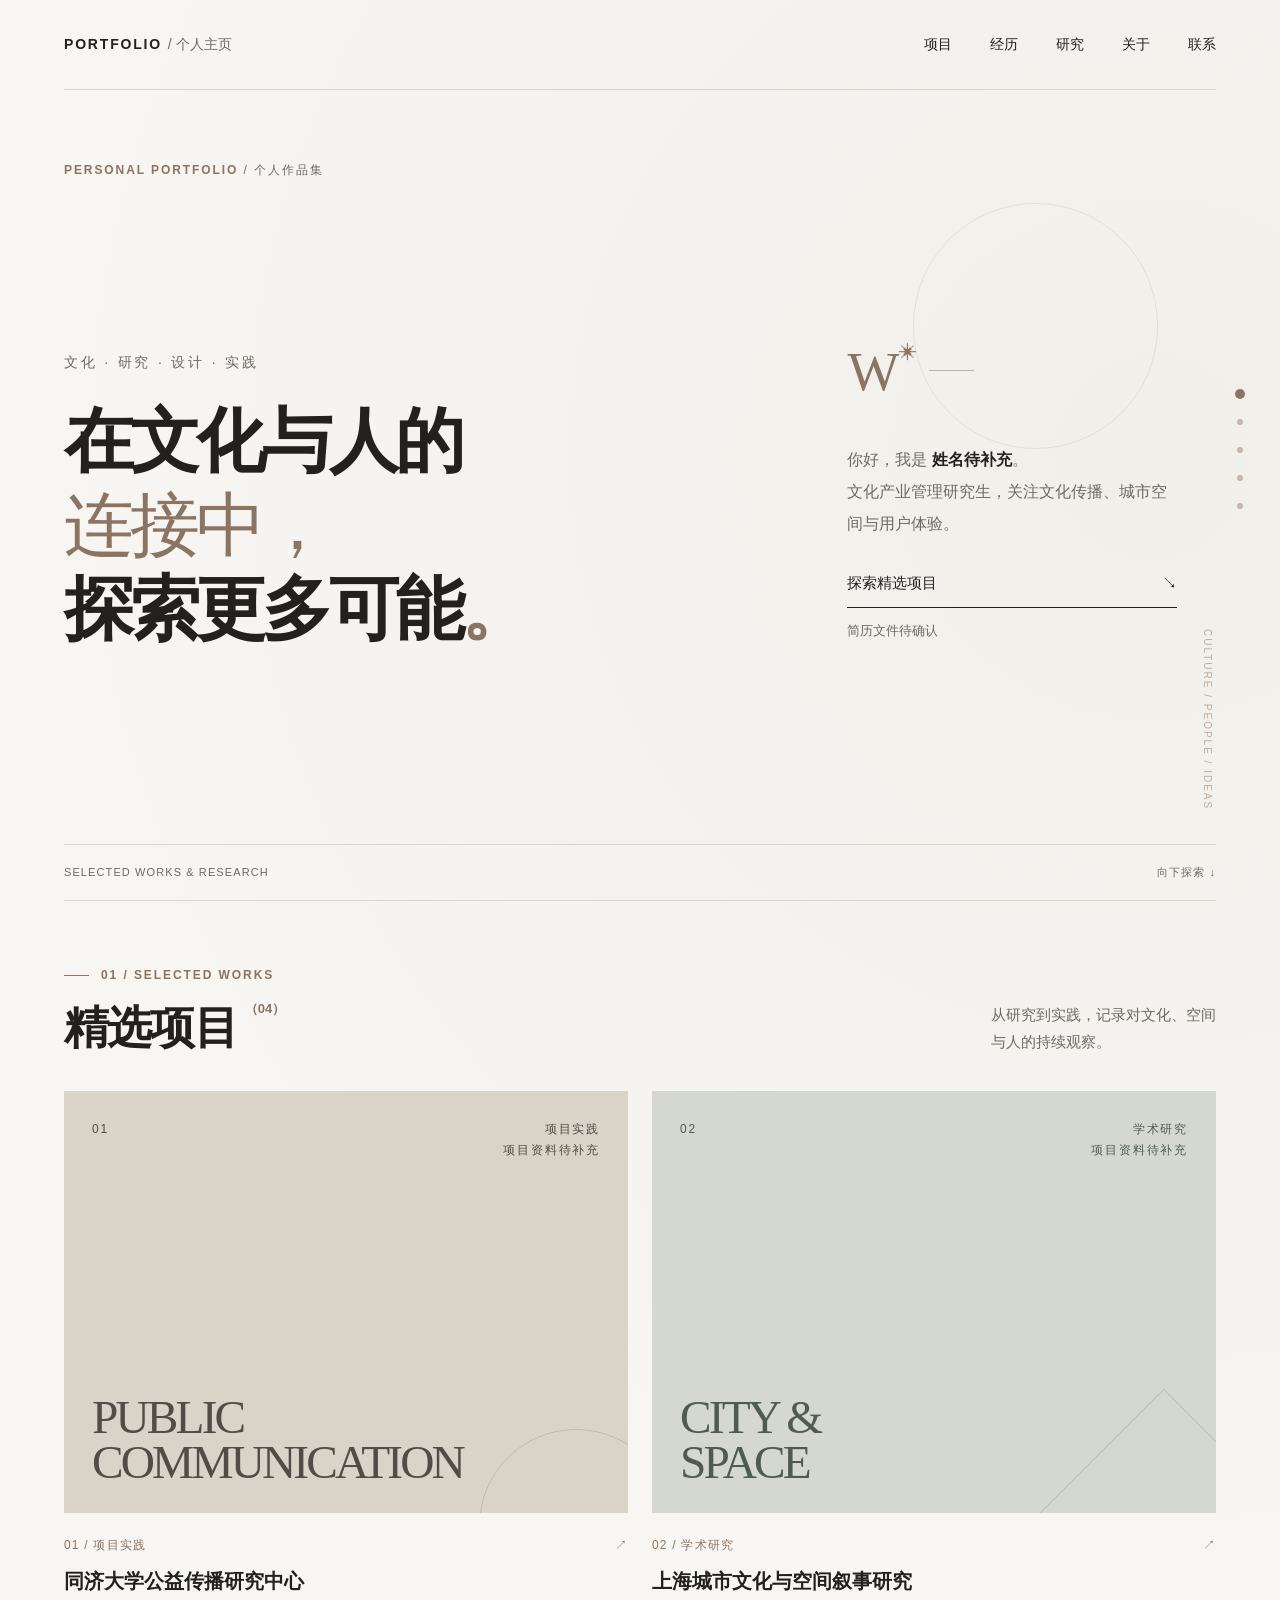
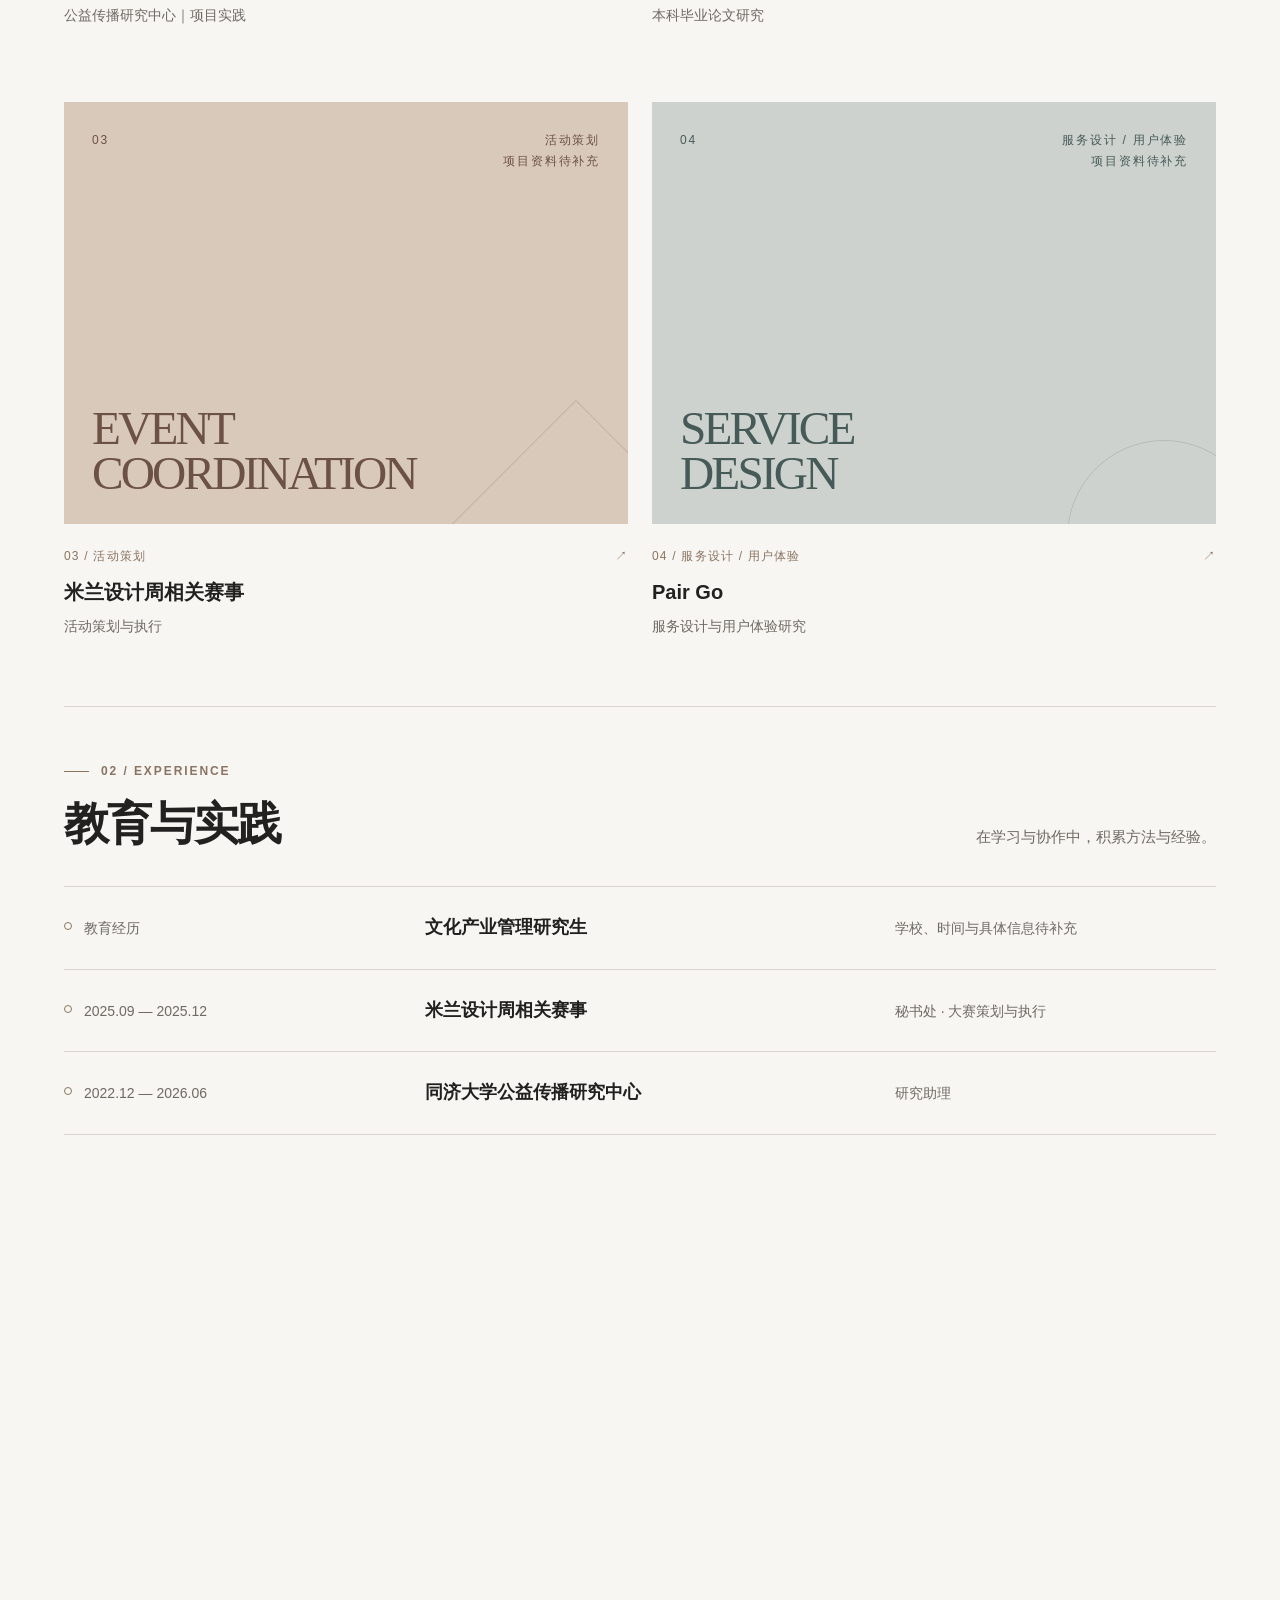
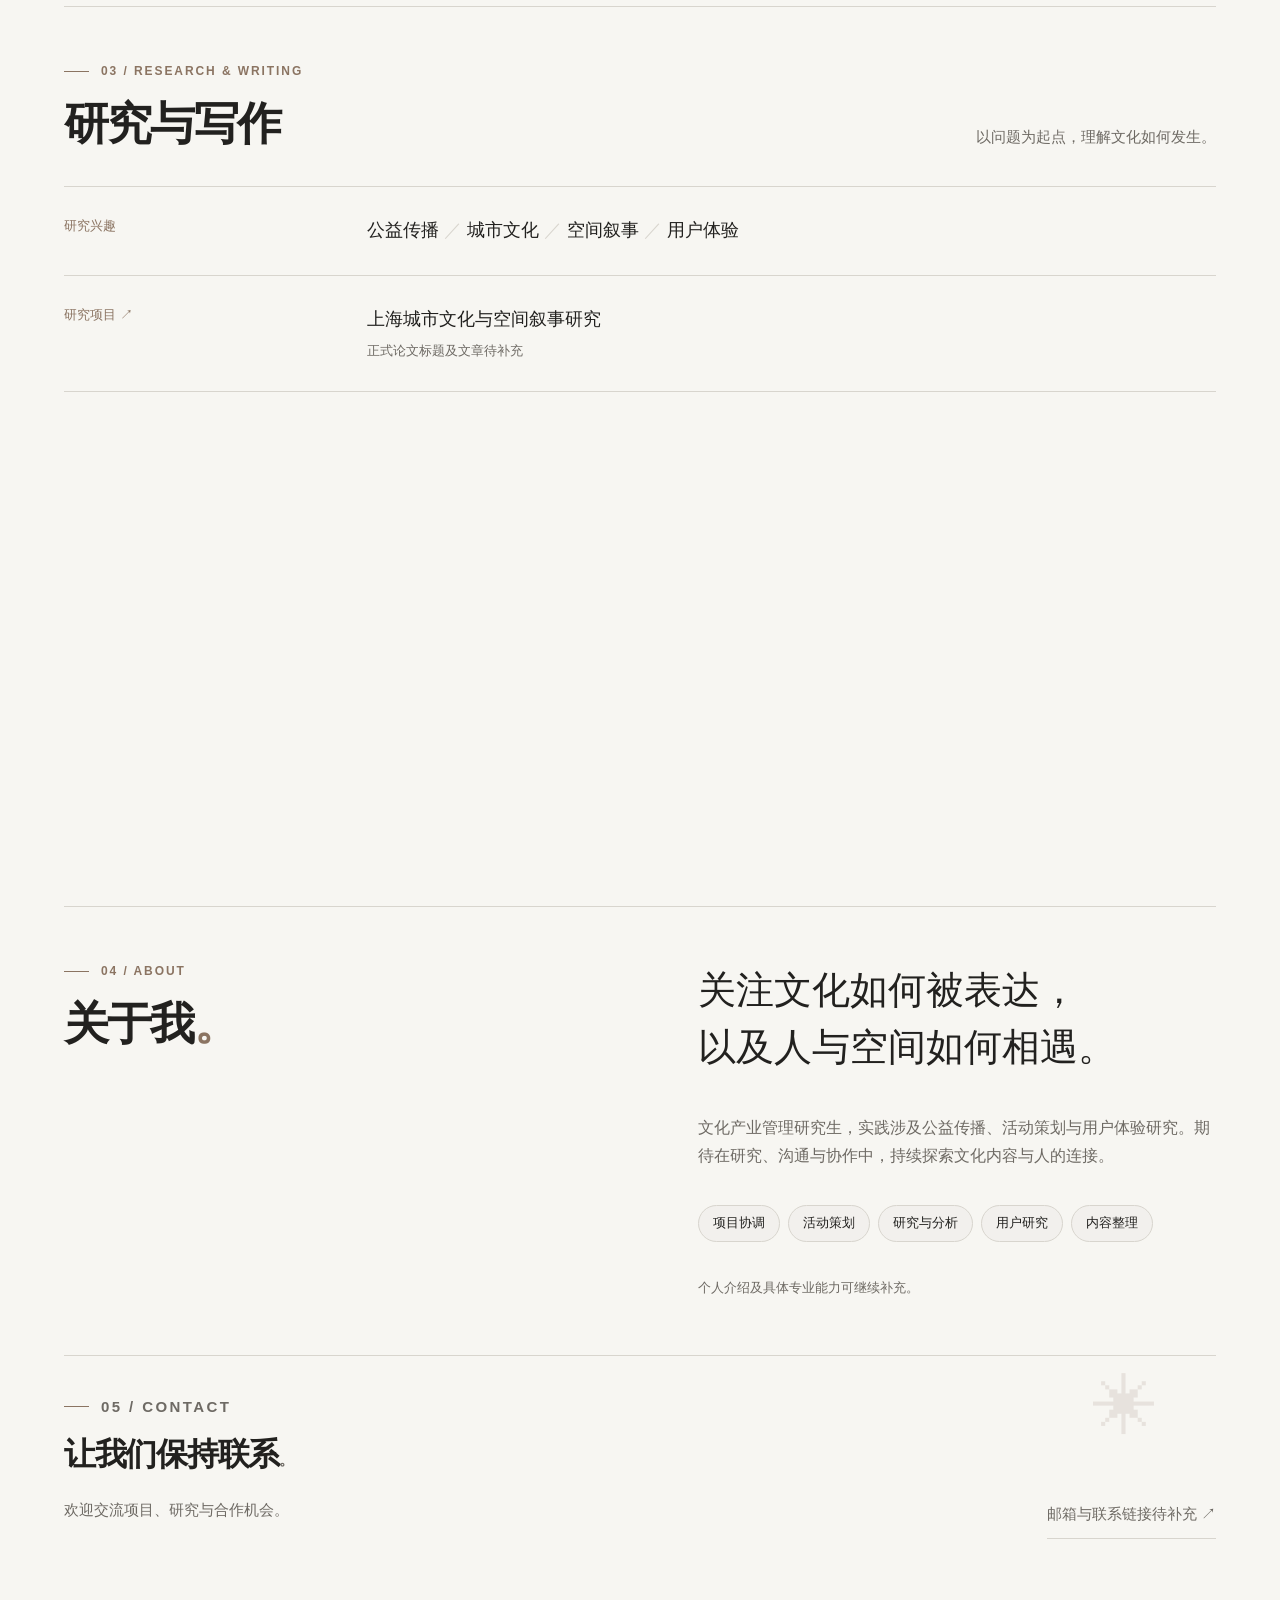
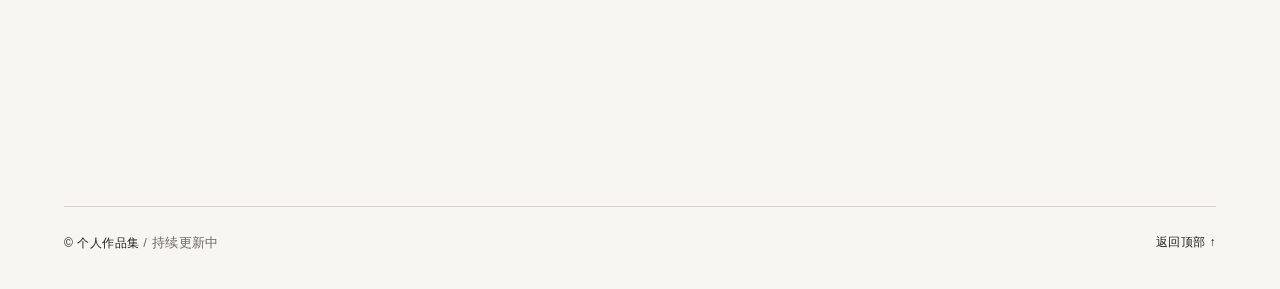
<file: index.html>
<!doctype html><html lang="zh-CN"><head><meta charset="utf-8"><meta name="viewport" content="width=device-width,initial-scale=1"><meta name="description" content="文化产业管理研究生的个人主页，展示项目实践、研究与作品。"><title>首页 | 个人作品集</title><link rel="stylesheet" href="assets/style.css"><script defer src="assets/main.js"></script></head><body id="top"><a class="skip" href="#main">跳至主要内容</a><header class="site-header wrap"><a class="brand" href="index.html" aria-label="返回首页">PORTFOLIO <span> / 个人主页</span></a><nav aria-label="主导航"><a href="index.html#projects">项目</a><a href="index.html#experience">经历</a><a href="index.html#research">研究</a><a href="index.html#about">关于</a><a href="index.html#contact">联系</a></nav></header><nav class="section-dots" aria-label="页面章节导航"><a href="#top" aria-label="首页" title="首页" aria-current="location"></a><a href="#projects" aria-label="精选项目" title="精选项目"></a><a href="#experience" aria-label="教育与实践" title="教育与实践"></a><a href="#research" aria-label="研究与写作" title="研究与写作"></a><a href="#about" aria-label="关于我" title="关于我"></a></nav><main id="main"><section class="hero wrap"><div class="eyebrow">PERSONAL PORTFOLIO <span> / 个人作品集</span></div><div class="hero-grid"><div><p class="hero-kicker">文化 · 研究 · 设计 · 实践</p><h1>在文化与人的<br><em>连接中，</em><br>探索更多可能<span class="period">。</span></h1></div><div class="hero-aside"><div class="mark">W<span>✳</span></div><p>你好，我是 <strong>姓名待补充</strong>。<br>文化产业管理研究生，关注文化传播、城市空间与用户体验。</p><div class="hero-links"><a href="#projects">探索精选项目 <span>↘</span></a><span class="resume-note">简历文件待确认</span></div></div></div><div class="hero-bottom"><span>SELECTED WORKS & RESEARCH</span><span>向下探索 ↓</span></div></section><section class="section wrap" id="projects"><div class="section-heading"><div><p class="eyebrow">01 / SELECTED WORKS</p><h2>精选项目<span>（04）</span></h2></div><p>从研究到实践，记录对文化、空间<br>与人的持续观察。</p></div><div class="project-grid"><a class="project-card" href="projects/public-communication.html"><div class="card-art art-01"><span>01</span><small>项目实践<br>项目资料待补充</small><b>PUBLIC<br>COMMUNICATION</b></div><div class="card-meta"><span>01 / 项目实践</span><span>↗</span></div><h3>同济大学公益传播研究中心</h3><p>公益传播研究中心｜项目实践</p></a><a class="project-card" href="projects/urban-narrative.html"><div class="card-art art-02"><span>02</span><small>学术研究<br>项目资料待补充</small><b>CITY &<br>SPACE</b></div><div class="card-meta"><span>02 / 学术研究</span><span>↗</span></div><h3>上海城市文化与空间叙事研究</h3><p>本科毕业论文研究</p></a><a class="project-card" href="projects/design-week.html"><div class="card-art art-03"><span>03</span><small>活动策划<br>项目资料待补充</small><b>EVENT<br>COORDINATION</b></div><div class="card-meta"><span>03 / 活动策划</span><span>↗</span></div><h3>米兰设计周相关赛事</h3><p>活动策划与执行</p></a><a class="project-card" href="projects/pair-go.html"><div class="card-art art-04"><span>04</span><small>服务设计 / 用户体验<br>项目资料待补充</small><b>SERVICE<br>DESIGN</b></div><div class="card-meta"><span>04 / 服务设计 / 用户体验</span><span>↗</span></div><h3>Pair Go</h3><p>服务设计与用户体验研究</p></a></div></section><section class="section wrap" id="experience"><div class="section-heading"><div><p class="eyebrow">02 / EXPERIENCE</p><h2>教育与实践</h2></div><p>在学习与协作中，积累方法与经验。</p></div><div class="timeline"><div><time>教育经历</time><h3>文化产业管理研究生</h3><p>学校、时间与具体信息待补充</p></div><div><time>2025.09 — 2025.12</time><h3>米兰设计周相关赛事</h3><p>秘书处 · 大赛策划与执行</p></div><div><time>2022.12 — 2026.06</time><h3>同济大学公益传播研究中心</h3><p>研究助理</p></div></div></section><section class="section wrap" id="research"><div class="section-heading"><div><p class="eyebrow">03 / RESEARCH & WRITING</p><h2>研究与写作</h2></div><p>以问题为起点，理解文化如何发生。</p></div><div class="research-row"><span>研究兴趣</span><p>公益传播 <i>／</i> 城市文化 <i>／</i> 空间叙事 <i>／</i> 用户体验</p></div><a class="research-row research-link" href="projects/urban-narrative.html"><span>研究项目 ↗</span><p>上海城市文化与空间叙事研究 <small>正式论文标题及文章待补充</small></p></a></section><section class="section wrap about-contact" id="about"><div class="about"><div><p class="eyebrow">04 / ABOUT</p><h2>关于我<span class="period">。</span></h2></div><div><p class="about-lead">关注文化如何被表达，<br>以及人与空间如何相遇。</p><p>文化产业管理研究生，实践涉及公益传播、活动策划与用户体验研究。期待在研究、沟通与协作中，持续探索文化内容与人的连接。</p><div class="skills"><span>项目协调</span><span>活动策划</span><span>研究与分析</span><span>用户研究</span><span>内容整理</span></div><p class="muted">个人介绍及具体专业能力可继续补充。</p></div></div><div class="contact" id="contact"><p class="eyebrow">05 / CONTACT</p><h2>让我们保持联系<span class="period">。</span></h2><div><p>欢迎交流项目、研究与合作机会。</p><span>邮箱与联系链接待补充 ↗</span></div></div></section></main><footer class="wrap footer"><span>© 个人作品集 <span class="muted"> / 持续更新中</span></span><a href="#top">返回顶部 ↑</a></footer></body></html>
</file>
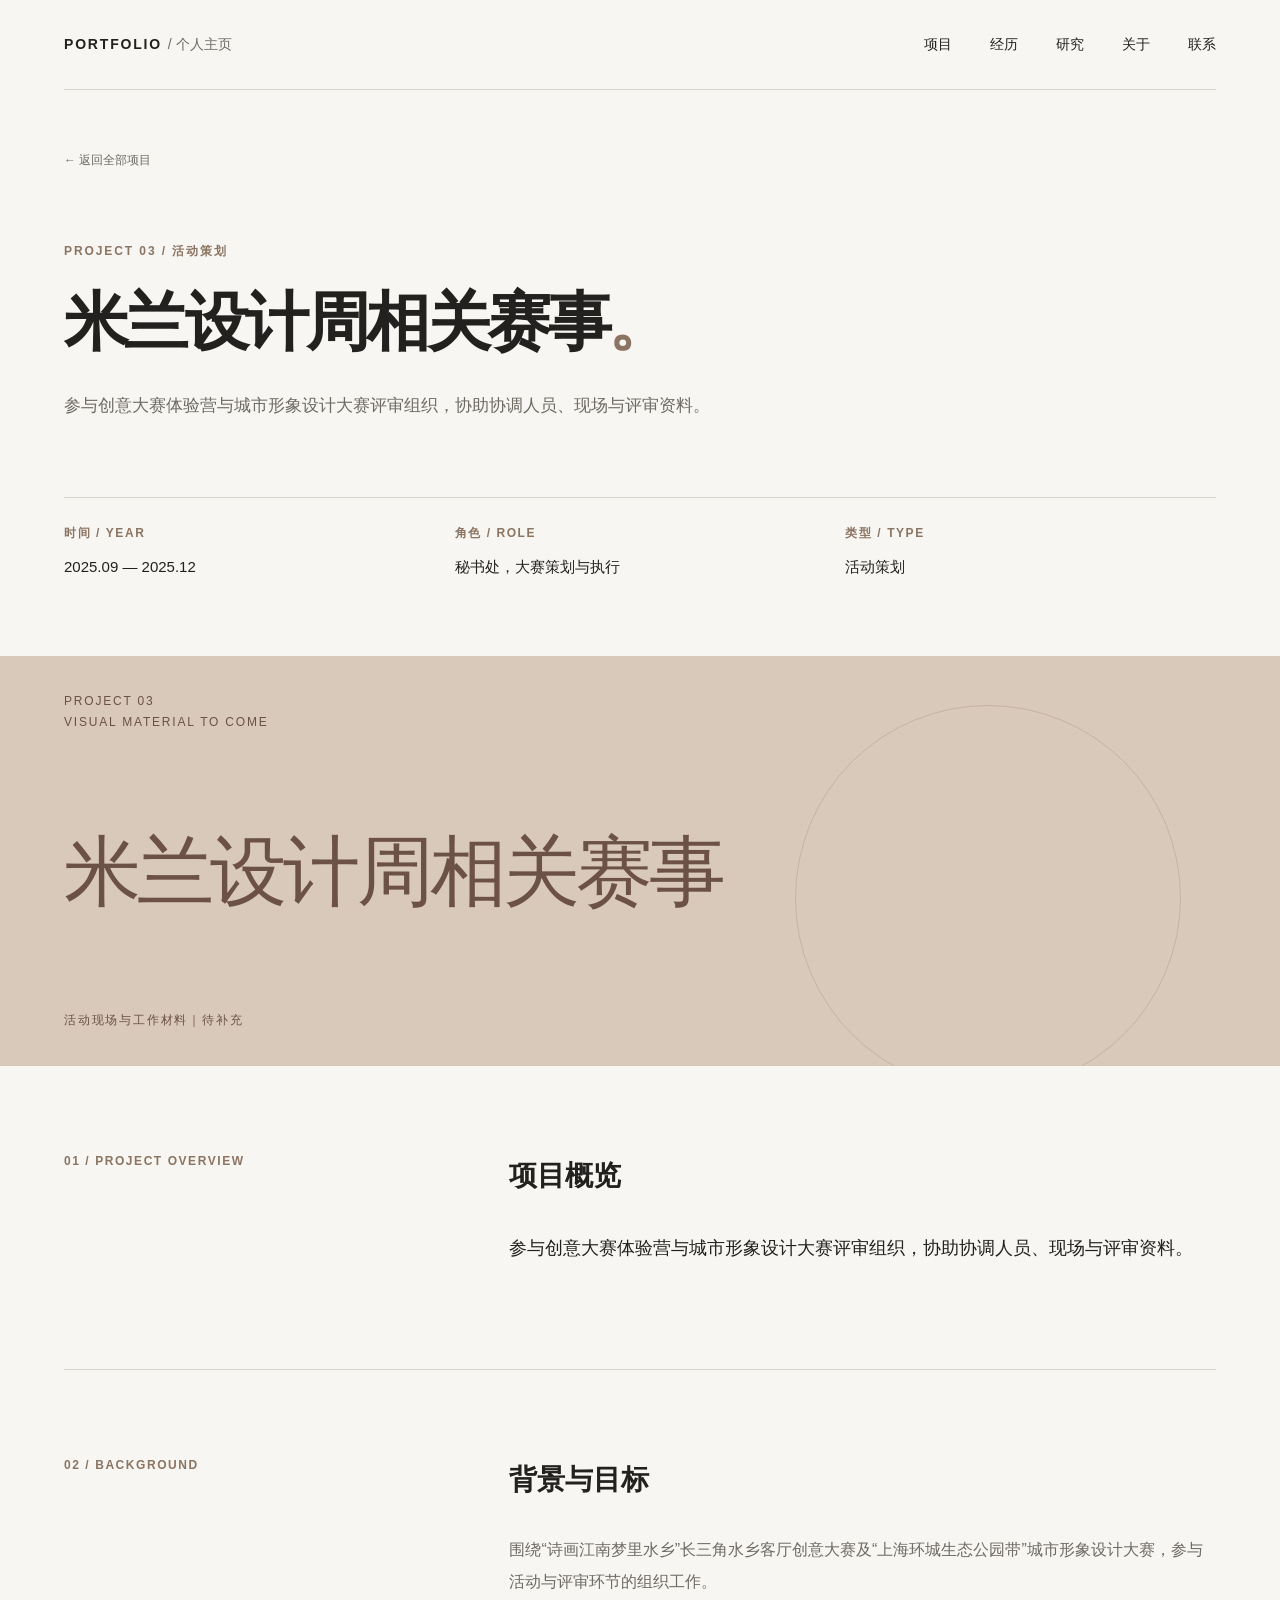
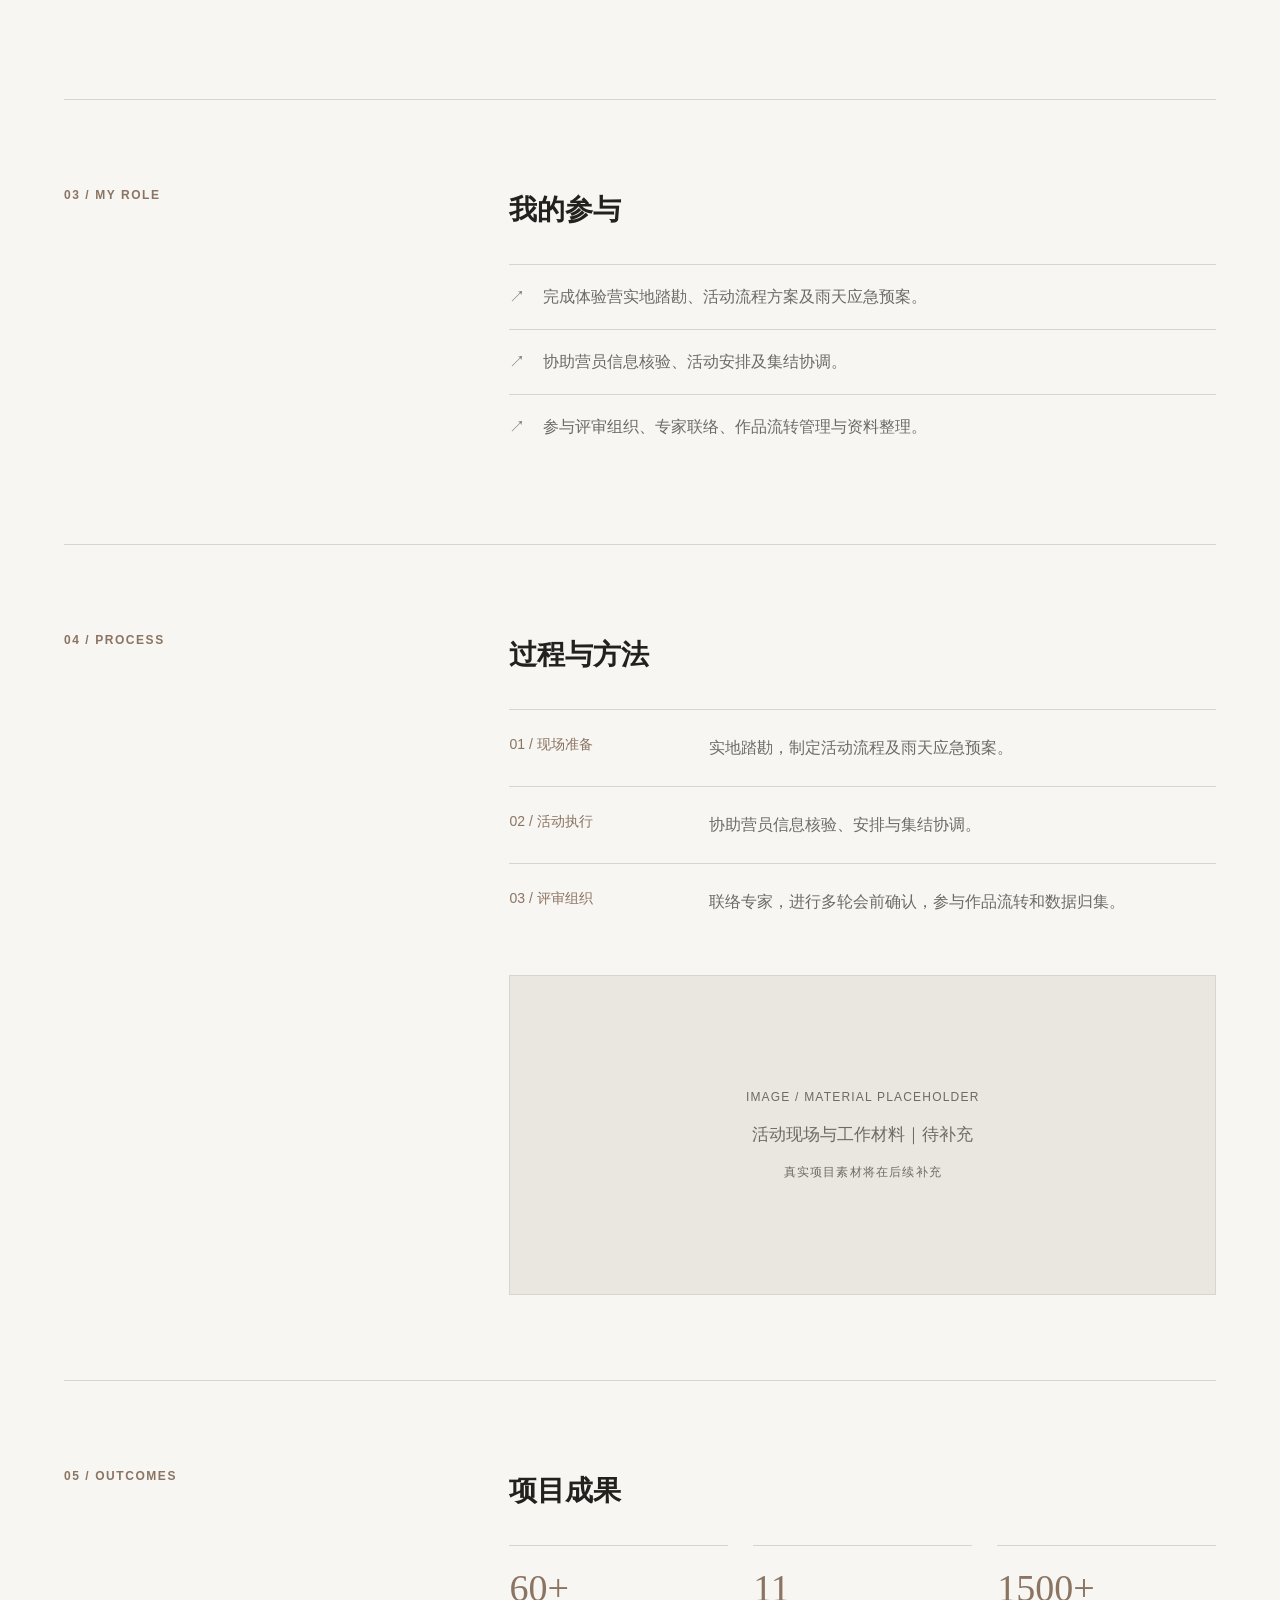
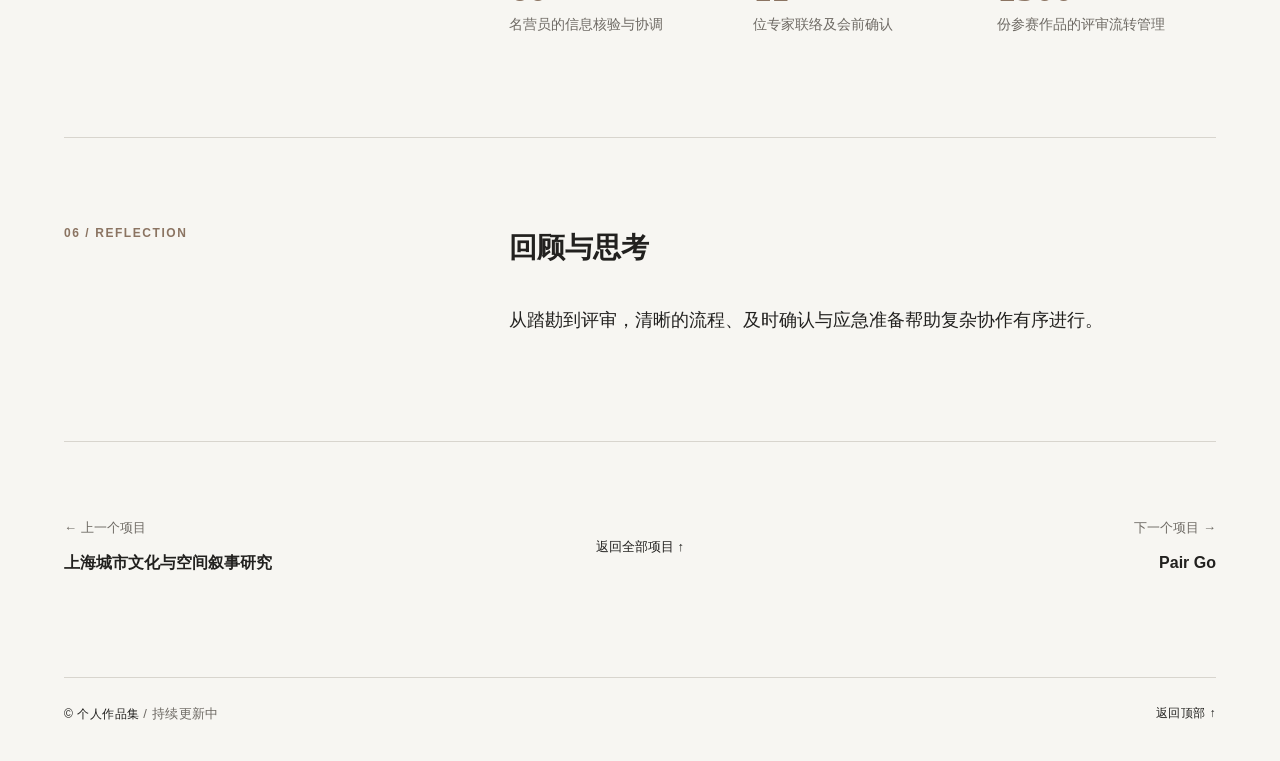
<file: projects/design-week.html>
<!doctype html><html lang="zh-CN"><head><meta charset="utf-8"><meta name="viewport" content="width=device-width,initial-scale=1"><meta name="description" content="参与创意大赛体验营与城市形象设计大赛评审组织，协助协调人员、现场与评审资料。"><title>米兰设计周相关赛事 | 个人作品集</title><link rel="stylesheet" href="../assets/style.css"><script defer src="../assets/main.js"></script></head><body id="top"><a class="skip" href="#main">跳至主要内容</a><header class="site-header wrap"><a class="brand" href="../index.html" aria-label="返回首页">PORTFOLIO <span> / 个人主页</span></a><nav aria-label="主导航"><a href="../index.html#projects">项目</a><a href="../index.html#experience">经历</a><a href="../index.html#research">研究</a><a href="../index.html#about">关于</a><a href="../index.html#contact">联系</a></nav></header><main id="main"><section class="project-hero wrap"><a class="back" href="../index.html#projects">← 返回全部项目</a><p class="eyebrow">PROJECT 03 / 活动策划</p><h1>米兰设计周相关赛事<span class="period">。</span></h1><p class="project-intro">参与创意大赛体验营与城市形象设计大赛评审组织，协助协调人员、现场与评审资料。</p><div class="facts"><div><span>时间 / YEAR</span><p>2025.09 — 2025.12</p></div><div><span>角色 / ROLE</span><p>秘书处，大赛策划与执行</p></div><div><span>类型 / TYPE</span><p>活动策划</p></div></div></section><div class="project-cover art-03"><div class="wrap"><span>PROJECT 03<br>VISUAL MATERIAL TO COME</span><b>米兰设计周相关赛事</b><small>活动现场与工作材料｜待补充</small></div></div><section class="detail-section wrap"><div class="detail-label">01 / PROJECT OVERVIEW</div><div><h2>项目概览</h2><p class="large">参与创意大赛体验营与城市形象设计大赛评审组织，协助协调人员、现场与评审资料。</p></div></section><section class="detail-section wrap"><div class="detail-label">02 / BACKGROUND</div><div><h2>背景与目标</h2><p>围绕“诗画江南梦里水乡”长三角水乡客厅创意大赛及“上海环城生态公园带”城市形象设计大赛，参与活动与评审环节的组织工作。</p></div></section><section class="detail-section wrap"><div class="detail-label">03 / MY ROLE</div><div><h2>我的参与</h2><ul class="role-list"><li>完成体验营实地踏勘、活动流程方案及雨天应急预案。</li><li>协助营员信息核验、活动安排及集结协调。</li><li>参与评审组织、专家联络、作品流转管理与资料整理。</li></ul></div></section><section class="detail-section wrap"><div class="detail-label">04 / PROCESS</div><div><h2>过程与方法</h2><div class="process"><div><span>01 / 现场准备</span><p>实地踏勘，制定活动流程及雨天应急预案。</p></div><div><span>02 / 活动执行</span><p>协助营员信息核验、安排与集结协调。</p></div><div><span>03 / 评审组织</span><p>联络专家，进行多轮会前确认，参与作品流转和数据归集。</p></div></div><div class="placeholder" role="img" aria-label="活动现场与工作材料｜待补充"><span>IMAGE / MATERIAL PLACEHOLDER</span><strong>活动现场与工作材料｜待补充</strong><small>真实项目素材将在后续补充</small></div></div></section><section class="detail-section wrap"><div class="detail-label">05 / OUTCOMES</div><div><h2>项目成果</h2><div class="outcomes"><div><strong>60+</strong><p>名营员的信息核验与协调</p></div><div><strong>11</strong><p>位专家联络及会前确认</p></div><div><strong>1500+</strong><p>份参赛作品的评审流转管理</p></div></div></div></section><section class="detail-section wrap"><div class="detail-label">06 / REFLECTION</div><div><h2>回顾与思考</h2><p class="large">从踏勘到评审，清晰的流程、及时确认与应急准备帮助复杂协作有序进行。</p></div></section><nav class="project-nav wrap" aria-label="项目导航"><a href="urban-narrative.html"><small>← 上一个项目</small><strong>上海城市文化与空间叙事研究</strong></a><a href="../index.html#projects" class="all-projects">返回全部项目 ↑</a><a class="next" href="pair-go.html"><small>下一个项目 →</small><strong>Pair Go</strong></a></nav></main><footer class="wrap footer"><span>© 个人作品集 <span class="muted"> / 持续更新中</span></span><a href="#top">返回顶部 ↑</a></footer></body></html>
</file>
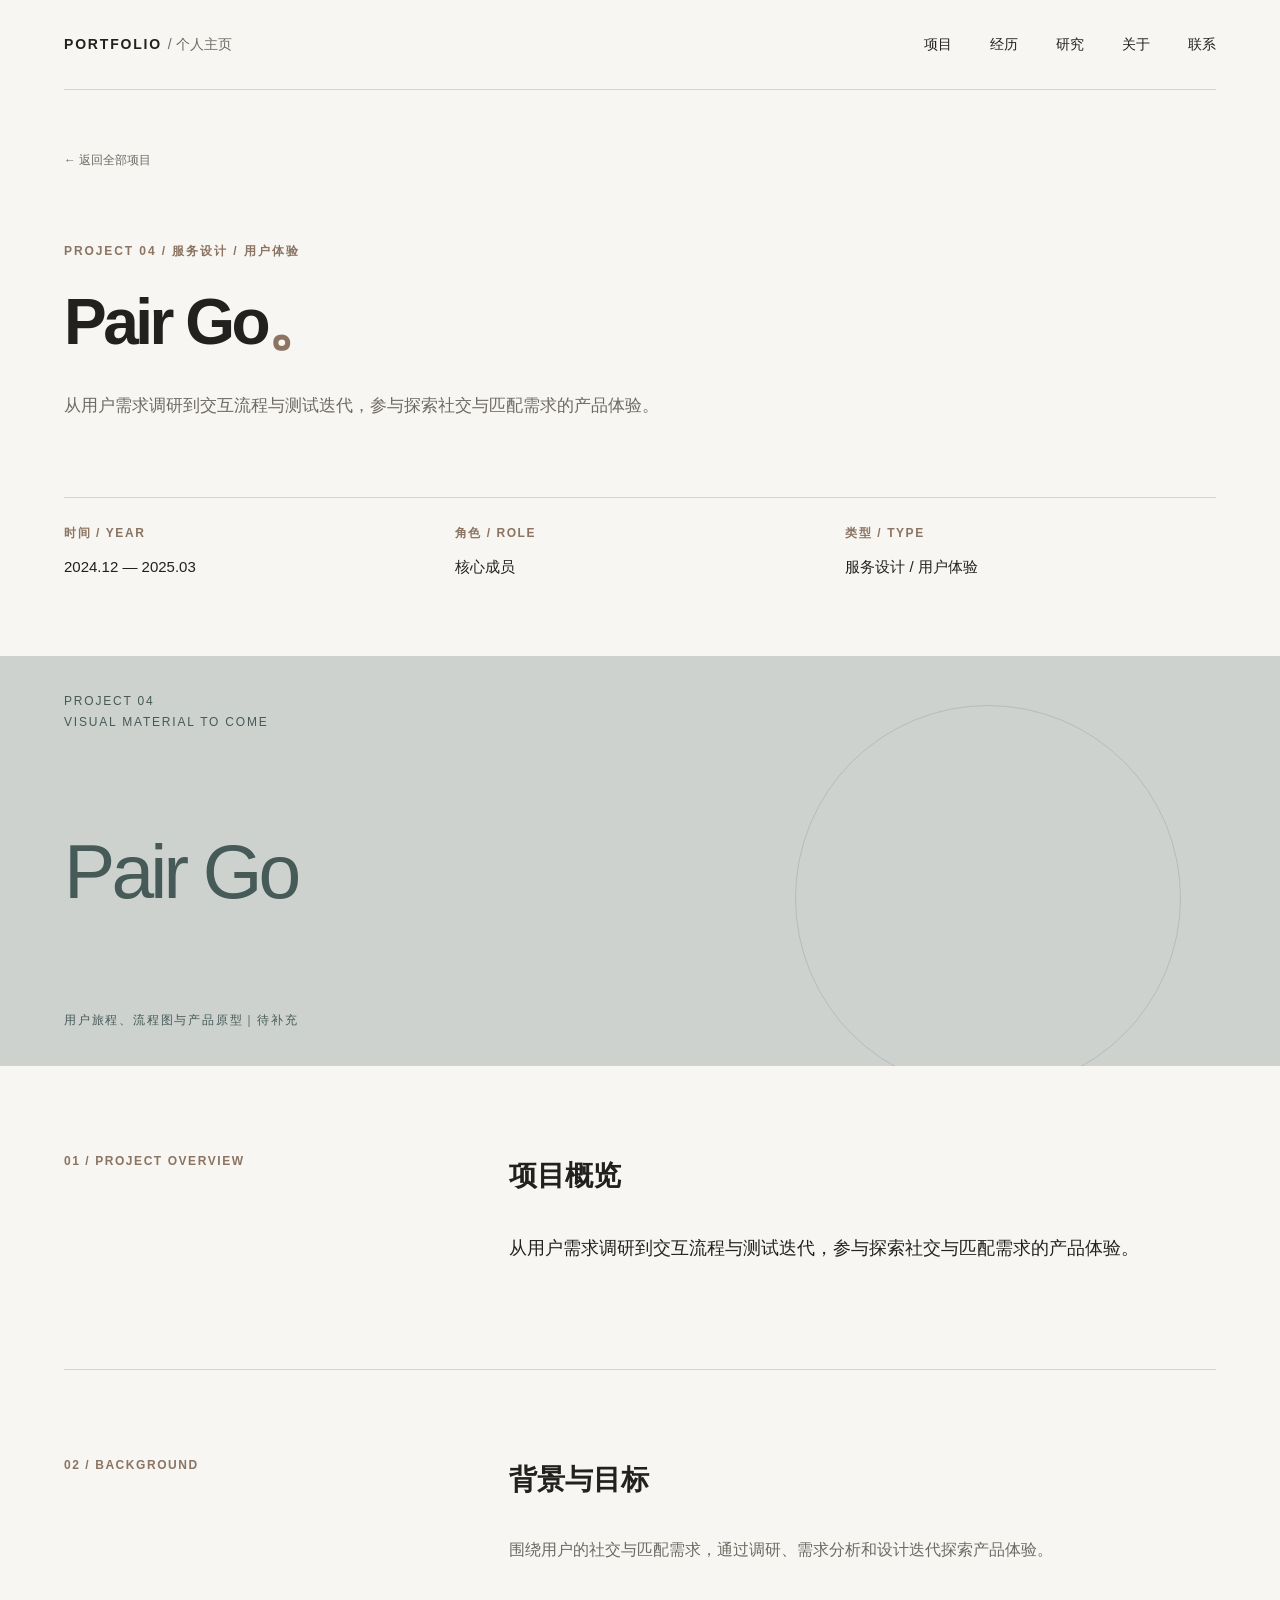
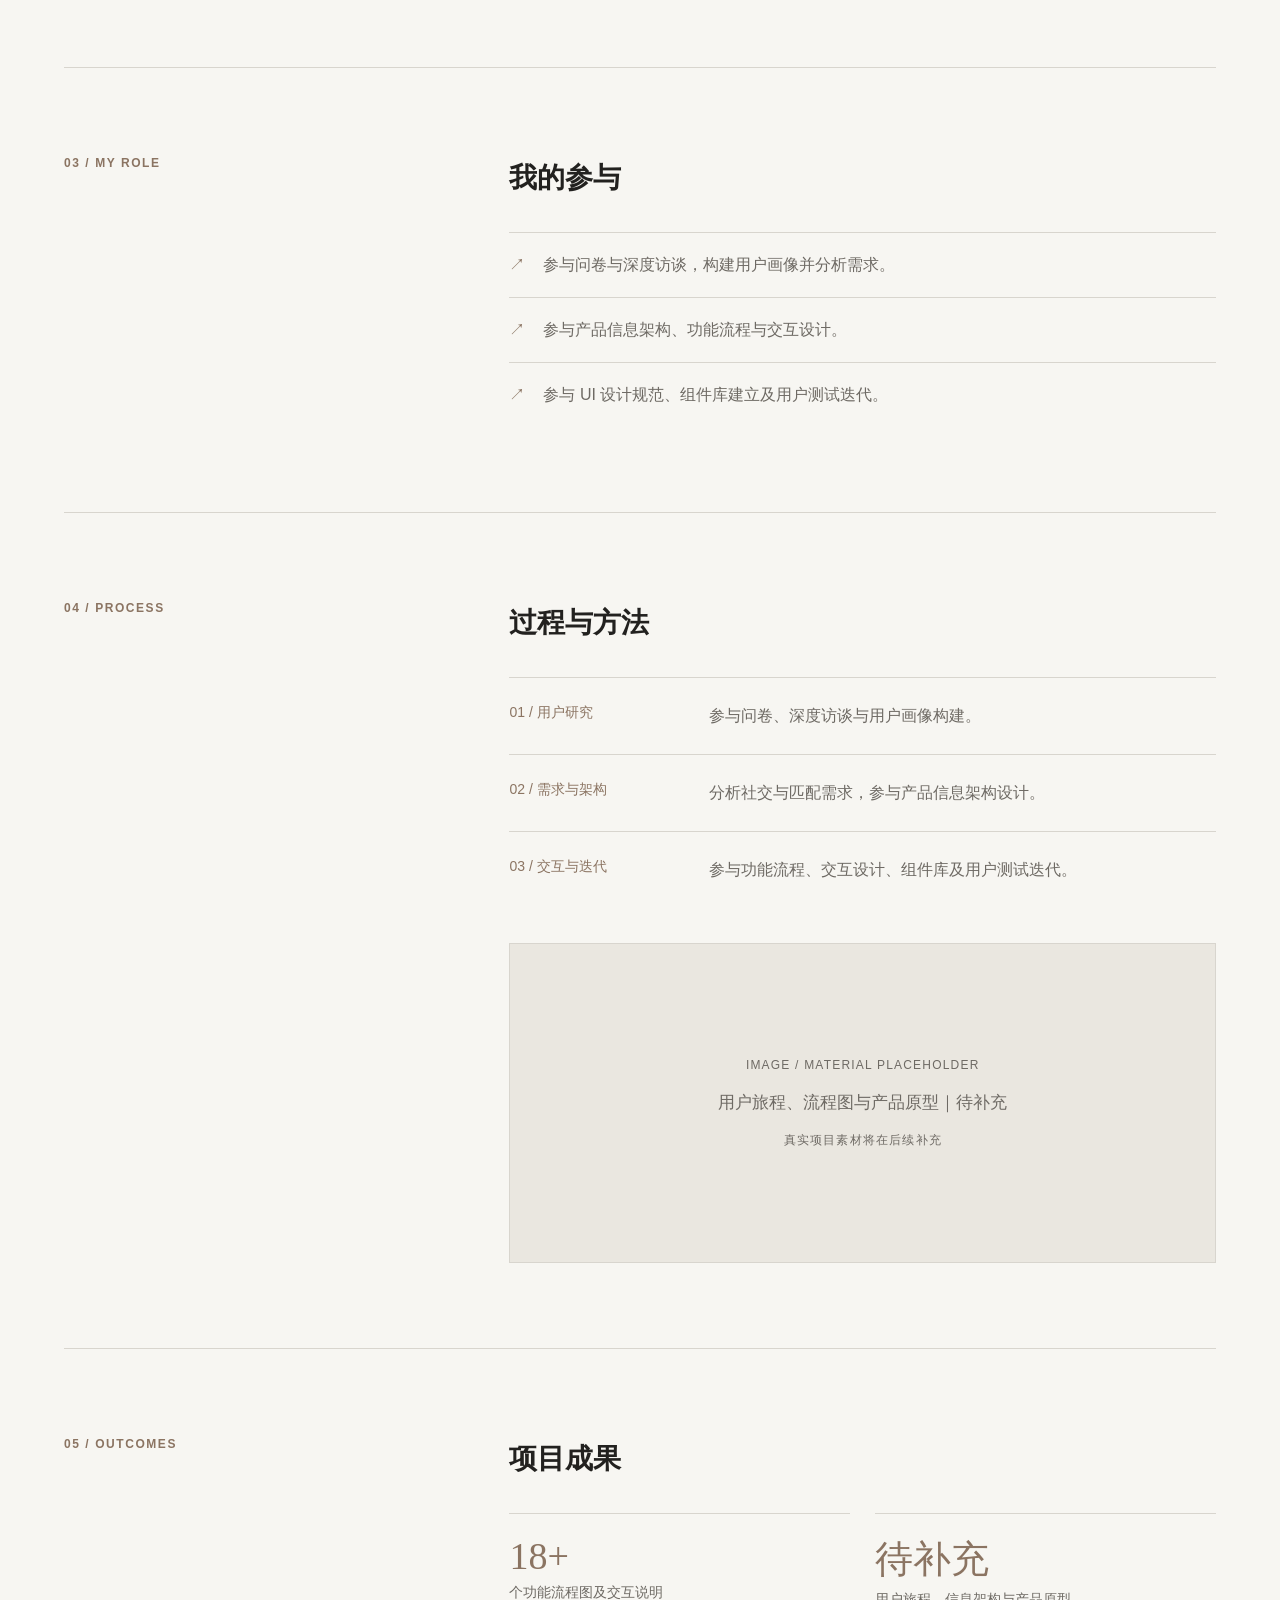
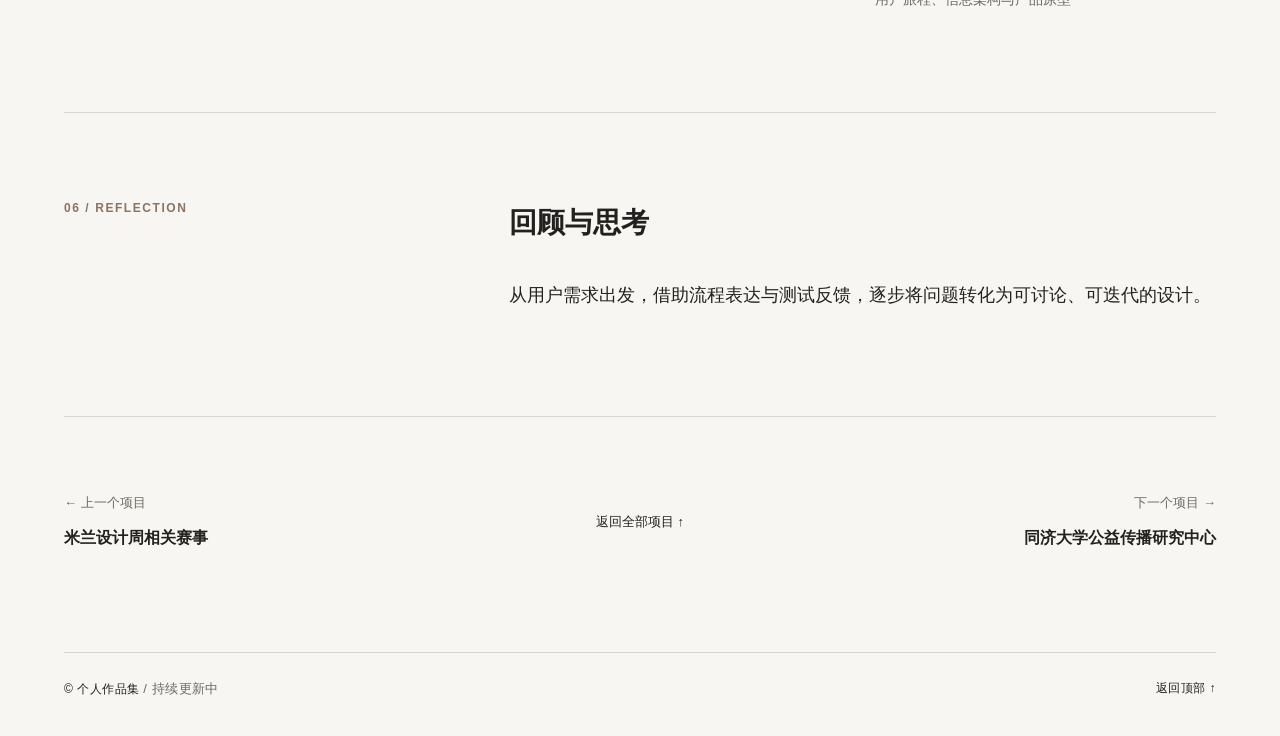
<file: projects/pair-go.html>
<!doctype html><html lang="zh-CN"><head><meta charset="utf-8"><meta name="viewport" content="width=device-width,initial-scale=1"><meta name="description" content="从用户需求调研到交互流程与测试迭代，参与探索社交与匹配需求的产品体验。"><title>Pair Go | 个人作品集</title><link rel="stylesheet" href="../assets/style.css"><script defer src="../assets/main.js"></script></head><body id="top"><a class="skip" href="#main">跳至主要内容</a><header class="site-header wrap"><a class="brand" href="../index.html" aria-label="返回首页">PORTFOLIO <span> / 个人主页</span></a><nav aria-label="主导航"><a href="../index.html#projects">项目</a><a href="../index.html#experience">经历</a><a href="../index.html#research">研究</a><a href="../index.html#about">关于</a><a href="../index.html#contact">联系</a></nav></header><main id="main"><section class="project-hero wrap"><a class="back" href="../index.html#projects">← 返回全部项目</a><p class="eyebrow">PROJECT 04 / 服务设计 / 用户体验</p><h1>Pair Go<span class="period">。</span></h1><p class="project-intro">从用户需求调研到交互流程与测试迭代，参与探索社交与匹配需求的产品体验。</p><div class="facts"><div><span>时间 / YEAR</span><p>2024.12 — 2025.03</p></div><div><span>角色 / ROLE</span><p>核心成员</p></div><div><span>类型 / TYPE</span><p>服务设计 / 用户体验</p></div></div></section><div class="project-cover art-04"><div class="wrap"><span>PROJECT 04<br>VISUAL MATERIAL TO COME</span><b>Pair Go</b><small>用户旅程、流程图与产品原型｜待补充</small></div></div><section class="detail-section wrap"><div class="detail-label">01 / PROJECT OVERVIEW</div><div><h2>项目概览</h2><p class="large">从用户需求调研到交互流程与测试迭代，参与探索社交与匹配需求的产品体验。</p></div></section><section class="detail-section wrap"><div class="detail-label">02 / BACKGROUND</div><div><h2>背景与目标</h2><p>围绕用户的社交与匹配需求，通过调研、需求分析和设计迭代探索产品体验。</p></div></section><section class="detail-section wrap"><div class="detail-label">03 / MY ROLE</div><div><h2>我的参与</h2><ul class="role-list"><li>参与问卷与深度访谈，构建用户画像并分析需求。</li><li>参与产品信息架构、功能流程与交互设计。</li><li>参与 UI 设计规范、组件库建立及用户测试迭代。</li></ul></div></section><section class="detail-section wrap"><div class="detail-label">04 / PROCESS</div><div><h2>过程与方法</h2><div class="process"><div><span>01 / 用户研究</span><p>参与问卷、深度访谈与用户画像构建。</p></div><div><span>02 / 需求与架构</span><p>分析社交与匹配需求，参与产品信息架构设计。</p></div><div><span>03 / 交互与迭代</span><p>参与功能流程、交互设计、组件库及用户测试迭代。</p></div></div><div class="placeholder" role="img" aria-label="用户旅程、流程图与产品原型｜待补充"><span>IMAGE / MATERIAL PLACEHOLDER</span><strong>用户旅程、流程图与产品原型｜待补充</strong><small>真实项目素材将在后续补充</small></div></div></section><section class="detail-section wrap"><div class="detail-label">05 / OUTCOMES</div><div><h2>项目成果</h2><div class="outcomes"><div><strong>18+</strong><p>个功能流程图及交互说明</p></div><div><strong>待补充</strong><p>用户旅程、信息架构与产品原型</p></div></div></div></section><section class="detail-section wrap"><div class="detail-label">06 / REFLECTION</div><div><h2>回顾与思考</h2><p class="large">从用户需求出发，借助流程表达与测试反馈，逐步将问题转化为可讨论、可迭代的设计。</p></div></section><nav class="project-nav wrap" aria-label="项目导航"><a href="design-week.html"><small>← 上一个项目</small><strong>米兰设计周相关赛事</strong></a><a href="../index.html#projects" class="all-projects">返回全部项目 ↑</a><a class="next" href="public-communication.html"><small>下一个项目 →</small><strong>同济大学公益传播研究中心</strong></a></nav></main><footer class="wrap footer"><span>© 个人作品集 <span class="muted"> / 持续更新中</span></span><a href="#top">返回顶部 ↑</a></footer></body></html>
</file>
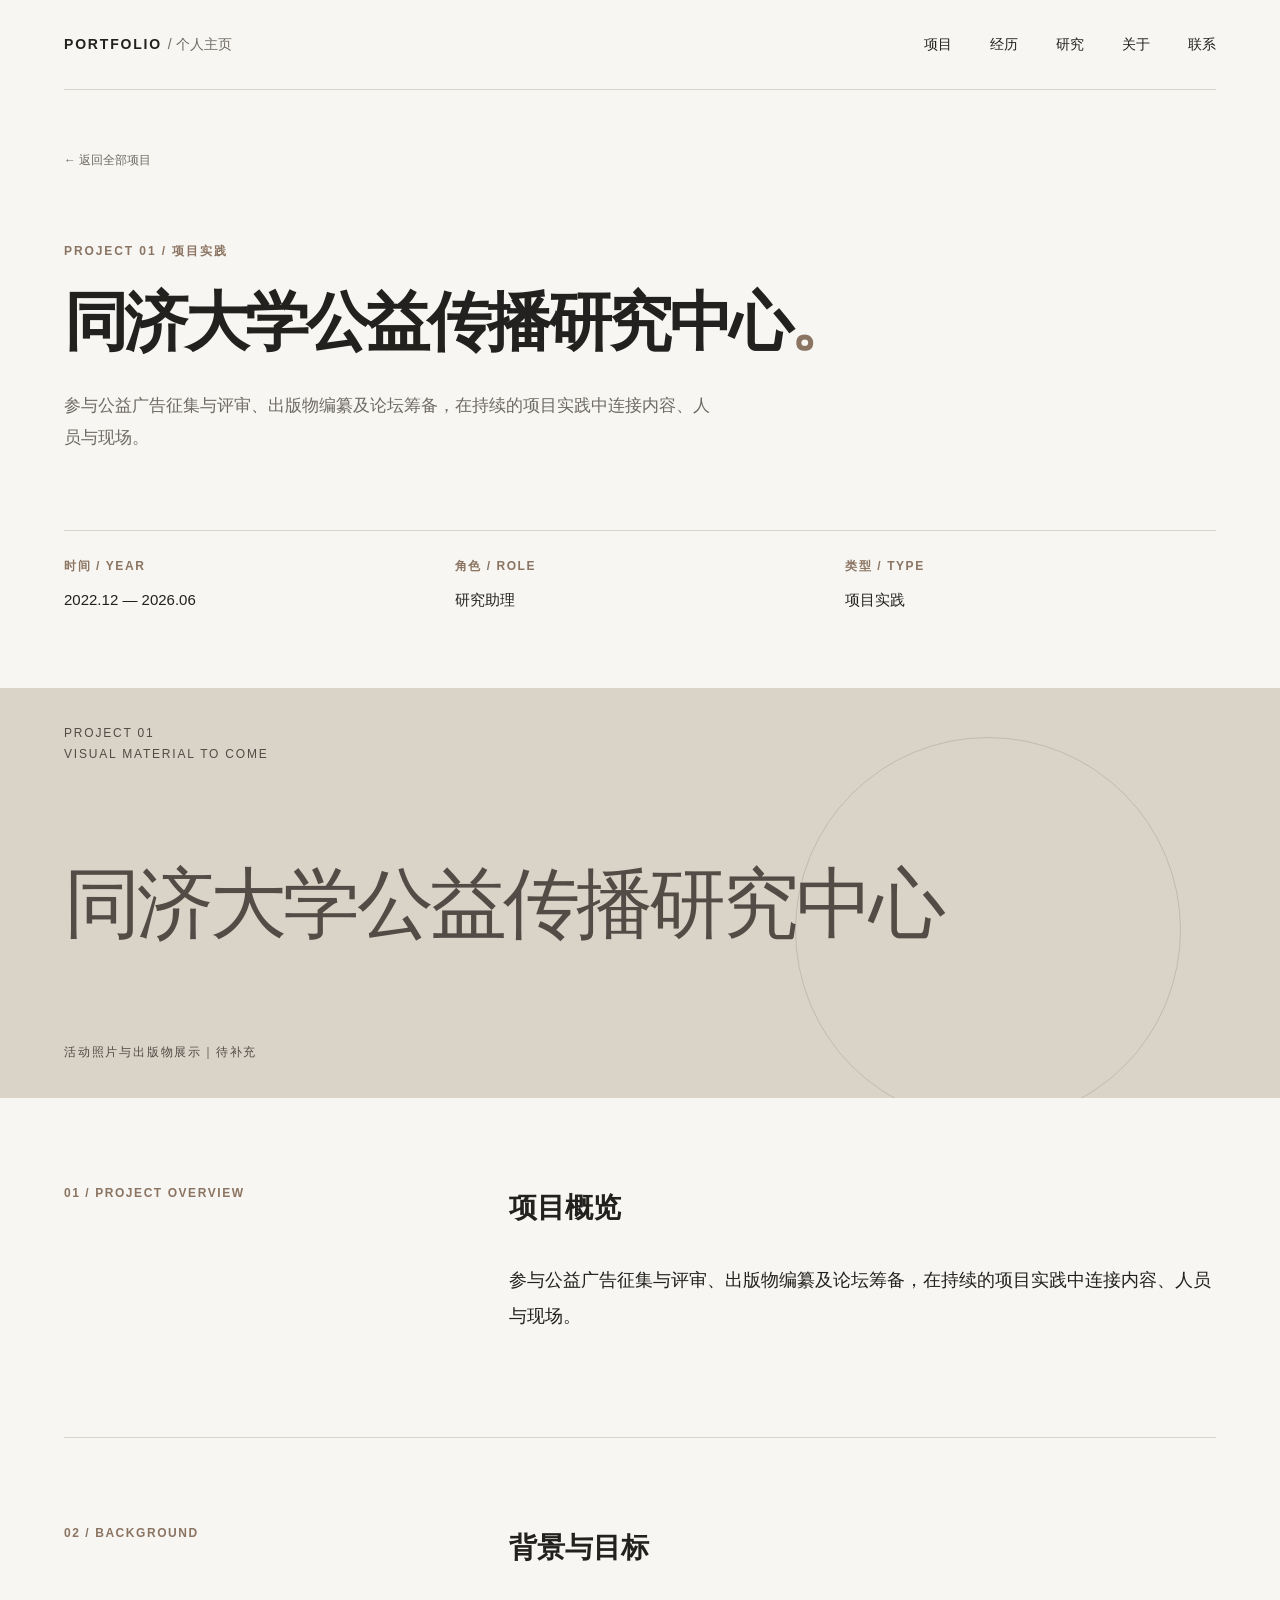
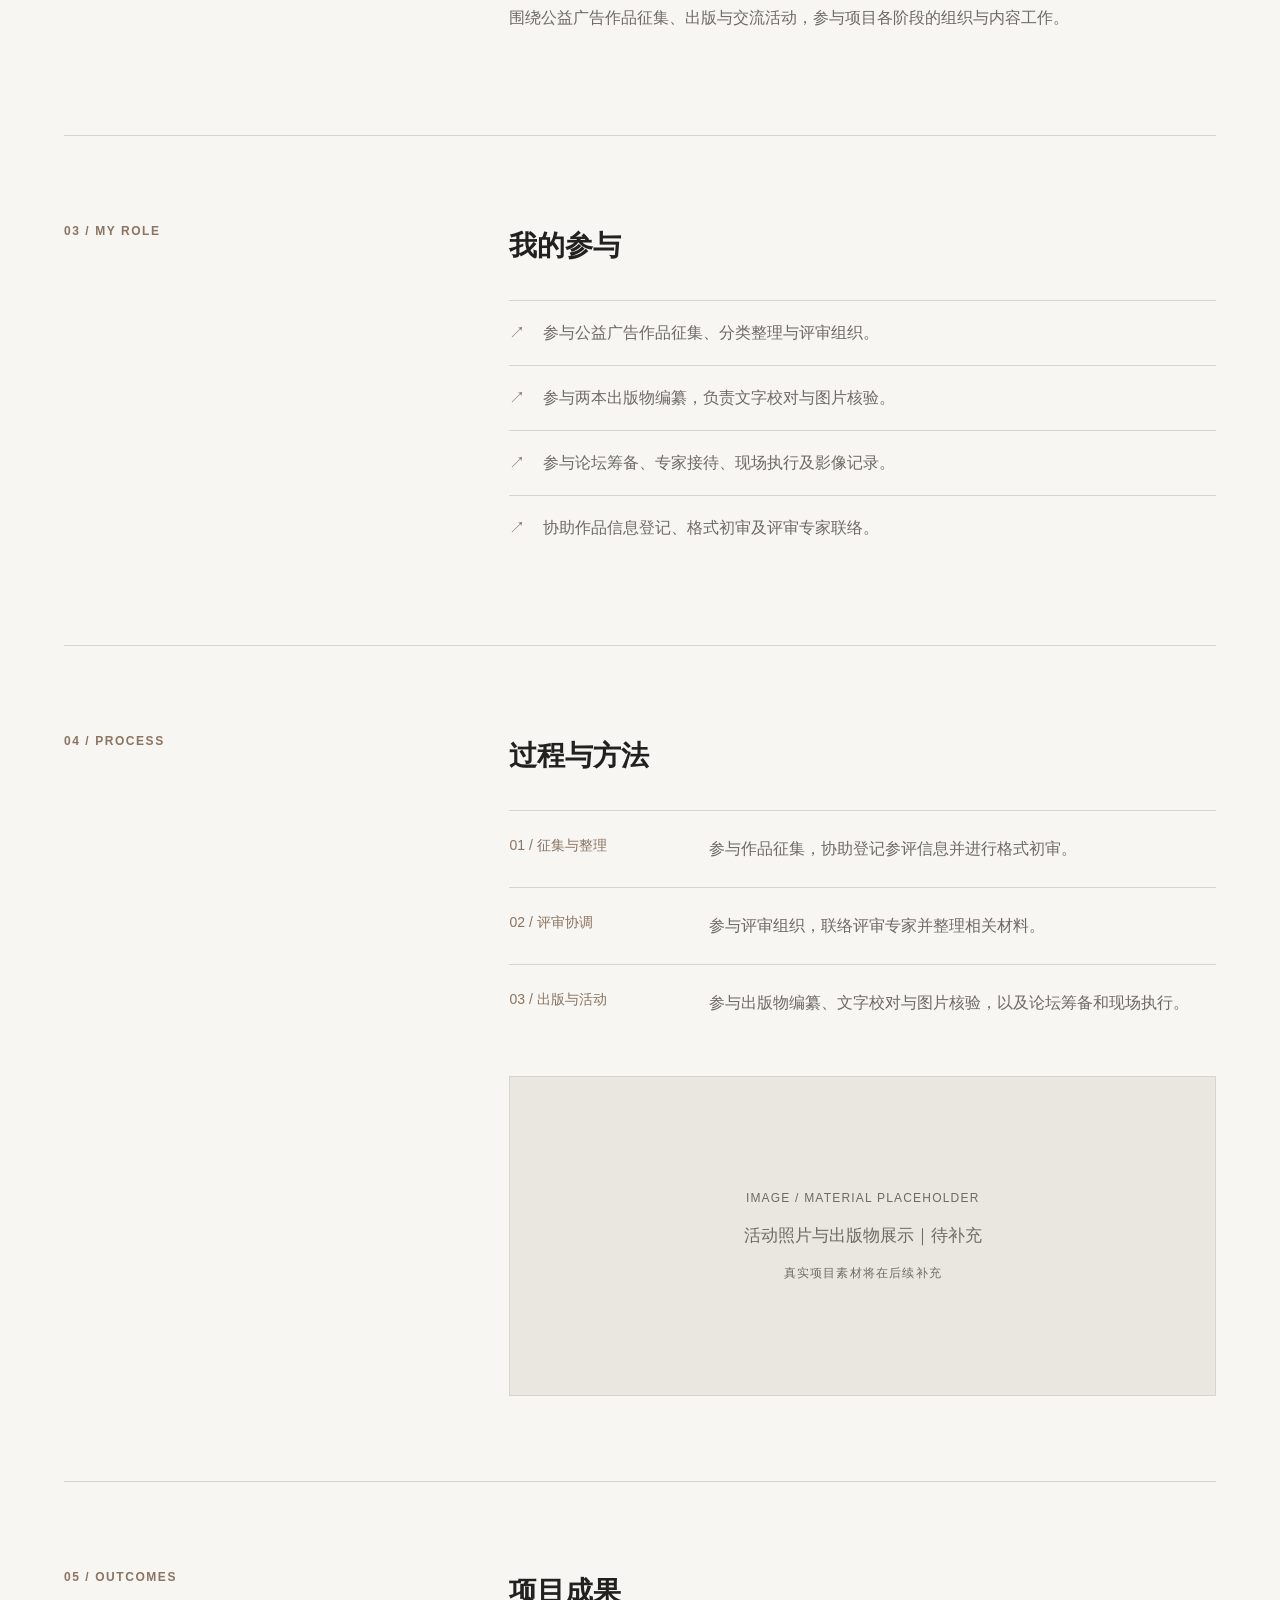
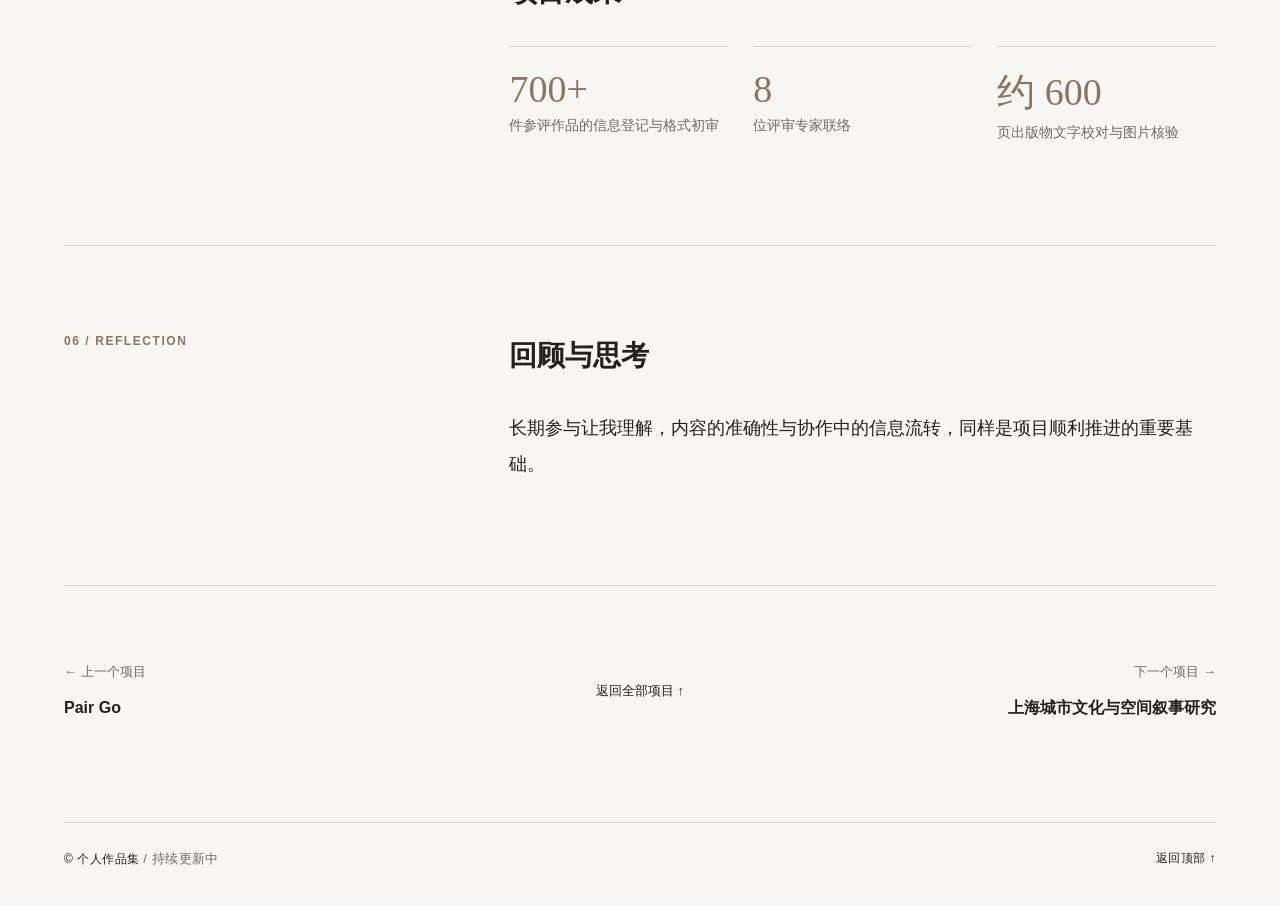
<file: projects/public-communication.html>
<!doctype html><html lang="zh-CN"><head><meta charset="utf-8"><meta name="viewport" content="width=device-width,initial-scale=1"><meta name="description" content="参与公益广告征集与评审、出版物编纂及论坛筹备，在持续的项目实践中连接内容、人员与现场。"><title>同济大学公益传播研究中心 | 个人作品集</title><link rel="stylesheet" href="../assets/style.css"><script defer src="../assets/main.js"></script></head><body id="top"><a class="skip" href="#main">跳至主要内容</a><header class="site-header wrap"><a class="brand" href="../index.html" aria-label="返回首页">PORTFOLIO <span> / 个人主页</span></a><nav aria-label="主导航"><a href="../index.html#projects">项目</a><a href="../index.html#experience">经历</a><a href="../index.html#research">研究</a><a href="../index.html#about">关于</a><a href="../index.html#contact">联系</a></nav></header><main id="main"><section class="project-hero wrap"><a class="back" href="../index.html#projects">← 返回全部项目</a><p class="eyebrow">PROJECT 01 / 项目实践</p><h1>同济大学公益传播研究中心<span class="period">。</span></h1><p class="project-intro">参与公益广告征集与评审、出版物编纂及论坛筹备，在持续的项目实践中连接内容、人员与现场。</p><div class="facts"><div><span>时间 / YEAR</span><p>2022.12 — 2026.06</p></div><div><span>角色 / ROLE</span><p>研究助理</p></div><div><span>类型 / TYPE</span><p>项目实践</p></div></div></section><div class="project-cover art-01"><div class="wrap"><span>PROJECT 01<br>VISUAL MATERIAL TO COME</span><b>同济大学公益传播研究中心</b><small>活动照片与出版物展示｜待补充</small></div></div><section class="detail-section wrap"><div class="detail-label">01 / PROJECT OVERVIEW</div><div><h2>项目概览</h2><p class="large">参与公益广告征集与评审、出版物编纂及论坛筹备，在持续的项目实践中连接内容、人员与现场。</p></div></section><section class="detail-section wrap"><div class="detail-label">02 / BACKGROUND</div><div><h2>背景与目标</h2><p>围绕公益广告作品征集、出版与交流活动，参与项目各阶段的组织与内容工作。</p></div></section><section class="detail-section wrap"><div class="detail-label">03 / MY ROLE</div><div><h2>我的参与</h2><ul class="role-list"><li>参与公益广告作品征集、分类整理与评审组织。</li><li>参与两本出版物编纂，负责文字校对与图片核验。</li><li>参与论坛筹备、专家接待、现场执行及影像记录。</li><li>协助作品信息登记、格式初审及评审专家联络。</li></ul></div></section><section class="detail-section wrap"><div class="detail-label">04 / PROCESS</div><div><h2>过程与方法</h2><div class="process"><div><span>01 / 征集与整理</span><p>参与作品征集，协助登记参评信息并进行格式初审。</p></div><div><span>02 / 评审协调</span><p>参与评审组织，联络评审专家并整理相关材料。</p></div><div><span>03 / 出版与活动</span><p>参与出版物编纂、文字校对与图片核验，以及论坛筹备和现场执行。</p></div></div><div class="placeholder" role="img" aria-label="活动照片与出版物展示｜待补充"><span>IMAGE / MATERIAL PLACEHOLDER</span><strong>活动照片与出版物展示｜待补充</strong><small>真实项目素材将在后续补充</small></div></div></section><section class="detail-section wrap"><div class="detail-label">05 / OUTCOMES</div><div><h2>项目成果</h2><div class="outcomes"><div><strong>700+</strong><p>件参评作品的信息登记与格式初审</p></div><div><strong>8</strong><p>位评审专家联络</p></div><div><strong>约 600</strong><p>页出版物文字校对与图片核验</p></div></div></div></section><section class="detail-section wrap"><div class="detail-label">06 / REFLECTION</div><div><h2>回顾与思考</h2><p class="large">长期参与让我理解，内容的准确性与协作中的信息流转，同样是项目顺利推进的重要基础。</p></div></section><nav class="project-nav wrap" aria-label="项目导航"><a href="pair-go.html"><small>← 上一个项目</small><strong>Pair Go</strong></a><a href="../index.html#projects" class="all-projects">返回全部项目 ↑</a><a class="next" href="urban-narrative.html"><small>下一个项目 →</small><strong>上海城市文化与空间叙事研究</strong></a></nav></main><footer class="wrap footer"><span>© 个人作品集 <span class="muted"> / 持续更新中</span></span><a href="#top">返回顶部 ↑</a></footer></body></html>
</file>
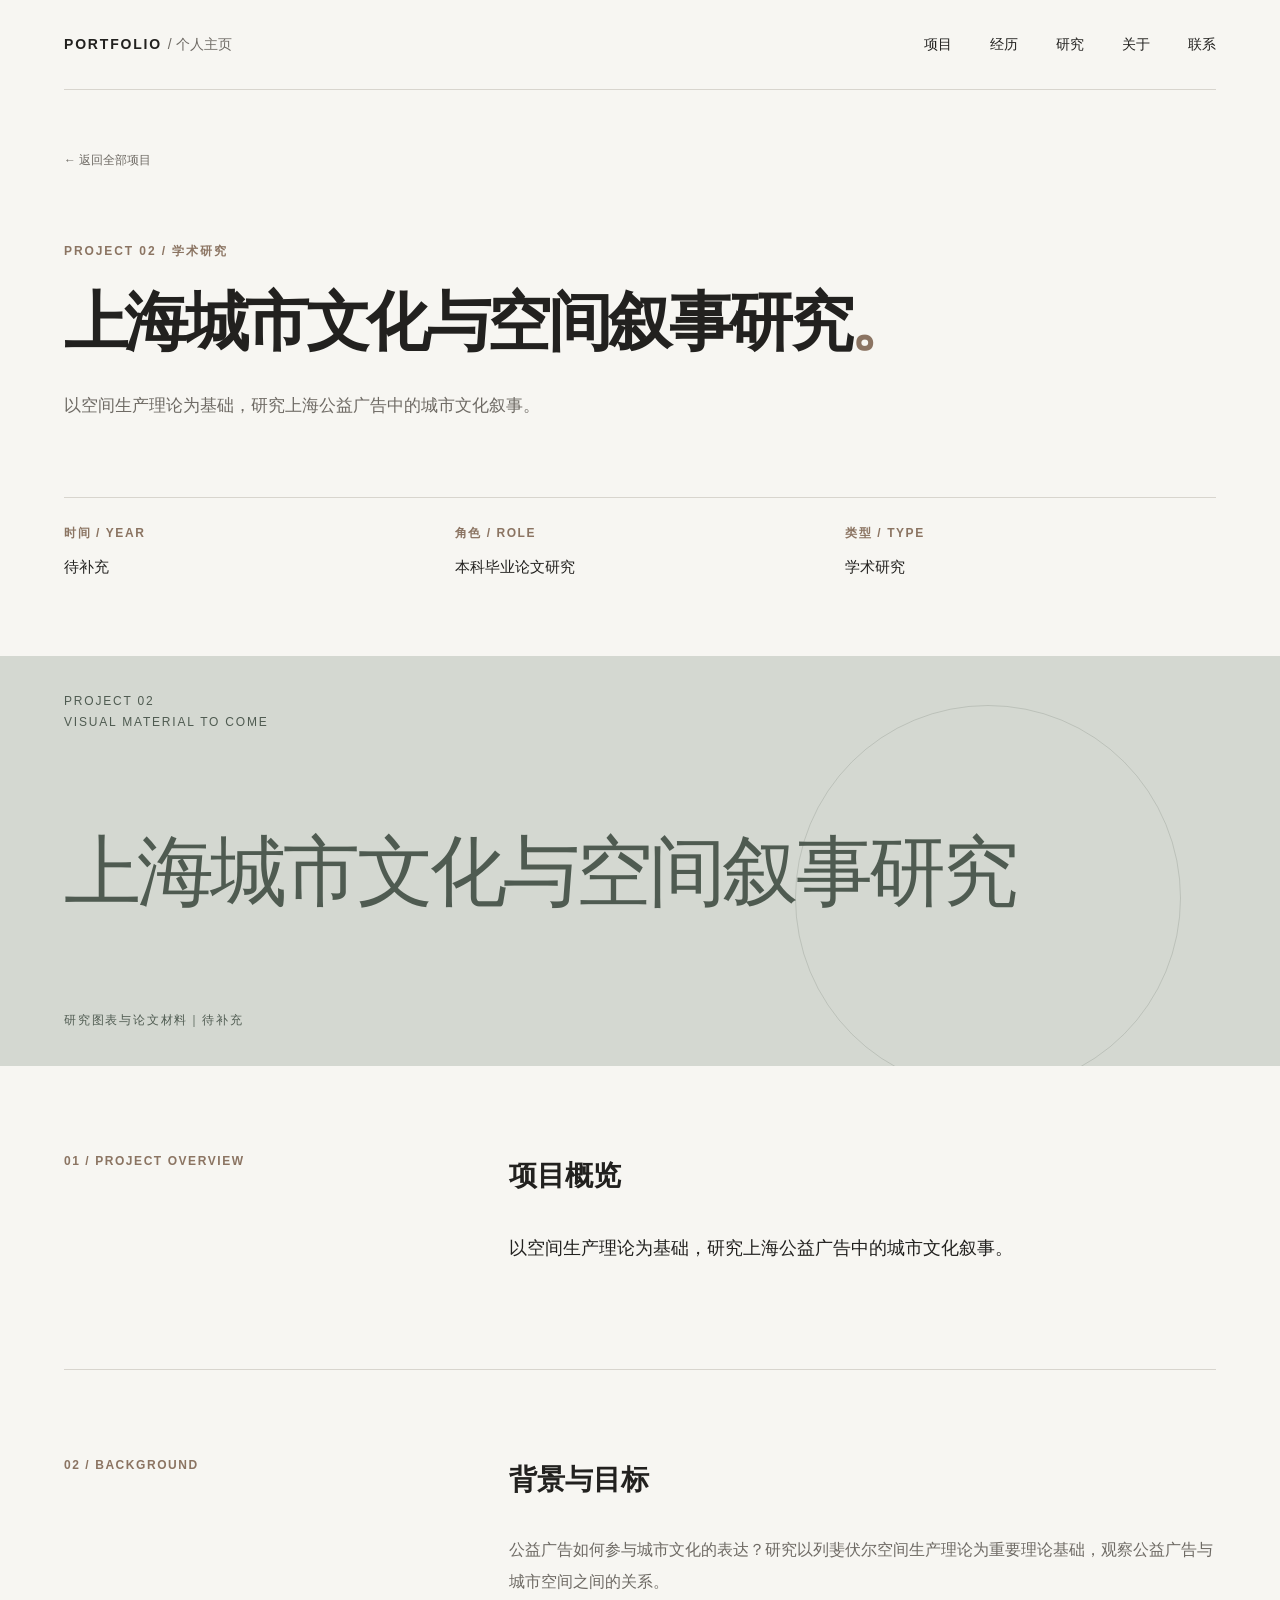
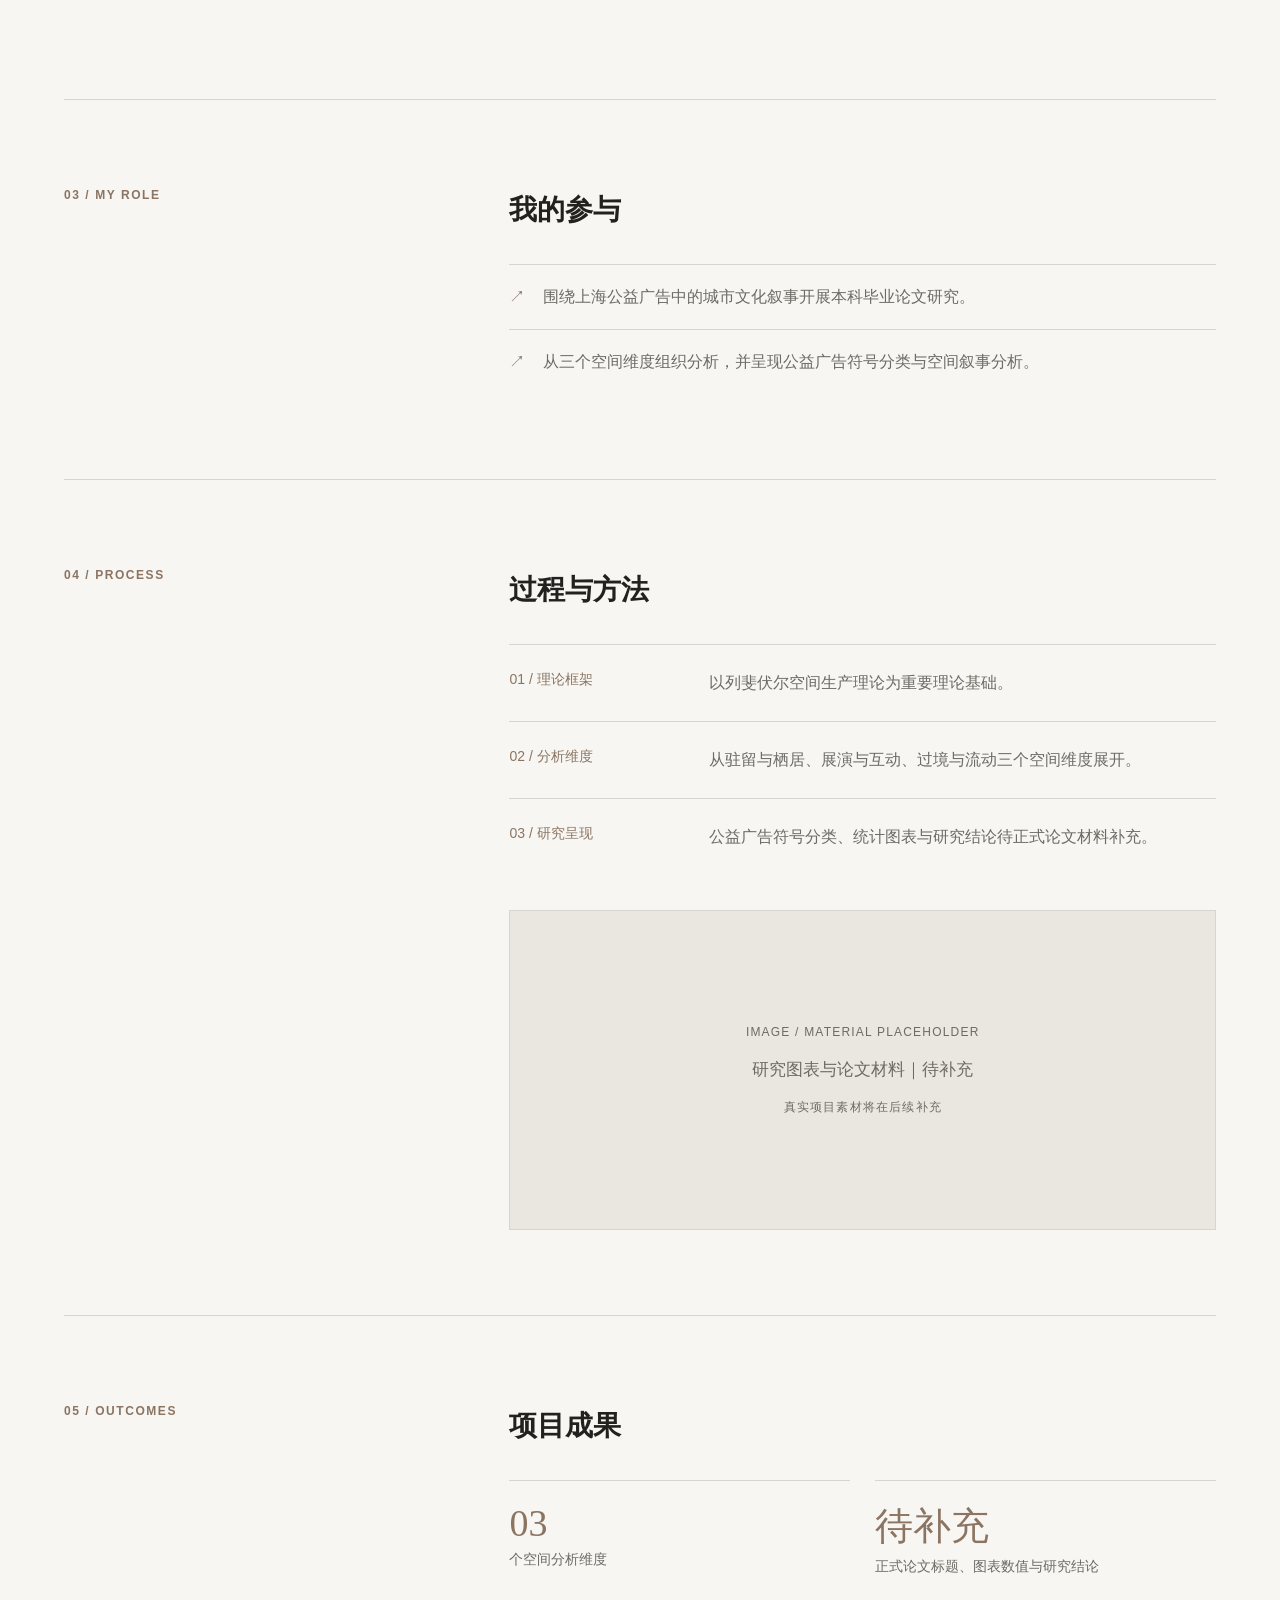
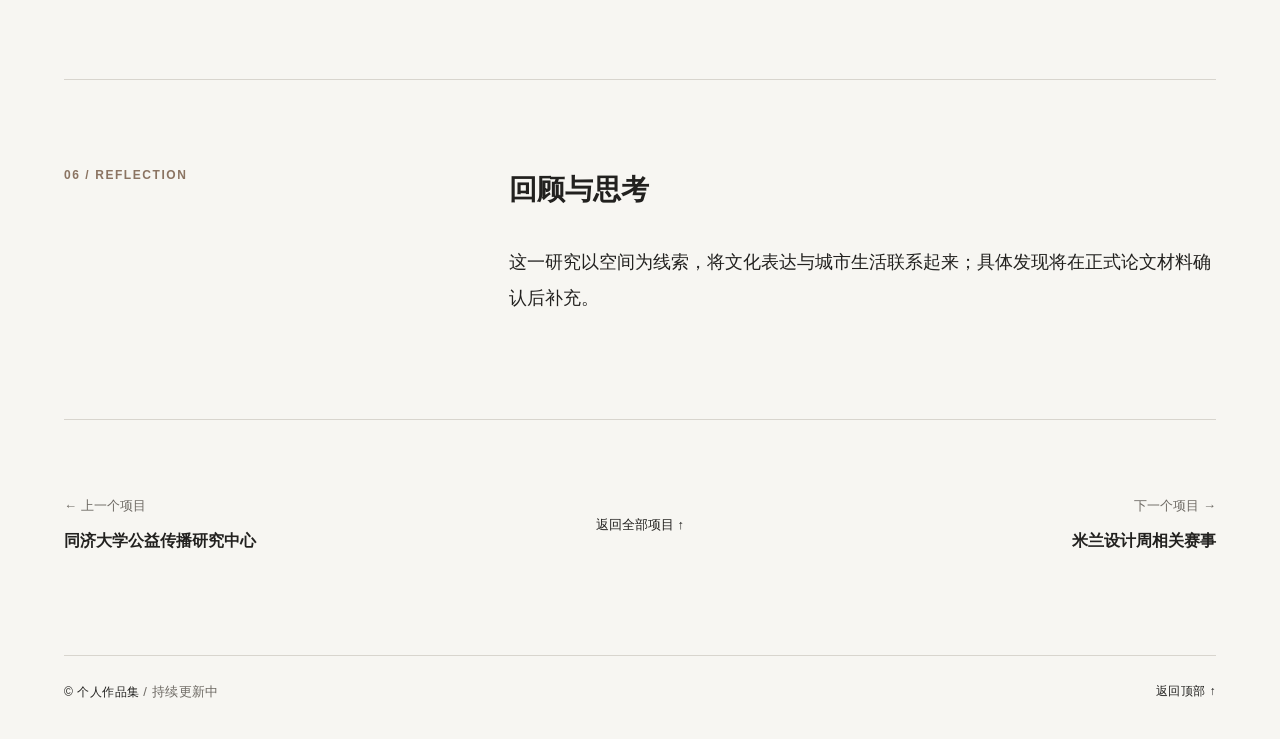
<file: projects/urban-narrative.html>
<!doctype html><html lang="zh-CN"><head><meta charset="utf-8"><meta name="viewport" content="width=device-width,initial-scale=1"><meta name="description" content="以空间生产理论为基础，研究上海公益广告中的城市文化叙事。"><title>上海城市文化与空间叙事研究 | 个人作品集</title><link rel="stylesheet" href="../assets/style.css"><script defer src="../assets/main.js"></script></head><body id="top"><a class="skip" href="#main">跳至主要内容</a><header class="site-header wrap"><a class="brand" href="../index.html" aria-label="返回首页">PORTFOLIO <span> / 个人主页</span></a><nav aria-label="主导航"><a href="../index.html#projects">项目</a><a href="../index.html#experience">经历</a><a href="../index.html#research">研究</a><a href="../index.html#about">关于</a><a href="../index.html#contact">联系</a></nav></header><main id="main"><section class="project-hero wrap"><a class="back" href="../index.html#projects">← 返回全部项目</a><p class="eyebrow">PROJECT 02 / 学术研究</p><h1>上海城市文化与空间叙事研究<span class="period">。</span></h1><p class="project-intro">以空间生产理论为基础，研究上海公益广告中的城市文化叙事。</p><div class="facts"><div><span>时间 / YEAR</span><p>待补充</p></div><div><span>角色 / ROLE</span><p>本科毕业论文研究</p></div><div><span>类型 / TYPE</span><p>学术研究</p></div></div></section><div class="project-cover art-02"><div class="wrap"><span>PROJECT 02<br>VISUAL MATERIAL TO COME</span><b>上海城市文化与空间叙事研究</b><small>研究图表与论文材料｜待补充</small></div></div><section class="detail-section wrap"><div class="detail-label">01 / PROJECT OVERVIEW</div><div><h2>项目概览</h2><p class="large">以空间生产理论为基础，研究上海公益广告中的城市文化叙事。</p></div></section><section class="detail-section wrap"><div class="detail-label">02 / BACKGROUND</div><div><h2>背景与目标</h2><p>公益广告如何参与城市文化的表达？研究以列斐伏尔空间生产理论为重要理论基础，观察公益广告与城市空间之间的关系。</p></div></section><section class="detail-section wrap"><div class="detail-label">03 / MY ROLE</div><div><h2>我的参与</h2><ul class="role-list"><li>围绕上海公益广告中的城市文化叙事开展本科毕业论文研究。</li><li>从三个空间维度组织分析，并呈现公益广告符号分类与空间叙事分析。</li></ul></div></section><section class="detail-section wrap"><div class="detail-label">04 / PROCESS</div><div><h2>过程与方法</h2><div class="process"><div><span>01 / 理论框架</span><p>以列斐伏尔空间生产理论为重要理论基础。</p></div><div><span>02 / 分析维度</span><p>从驻留与栖居、展演与互动、过境与流动三个空间维度展开。</p></div><div><span>03 / 研究呈现</span><p>公益广告符号分类、统计图表与研究结论待正式论文材料补充。</p></div></div><div class="placeholder" role="img" aria-label="研究图表与论文材料｜待补充"><span>IMAGE / MATERIAL PLACEHOLDER</span><strong>研究图表与论文材料｜待补充</strong><small>真实项目素材将在后续补充</small></div></div></section><section class="detail-section wrap"><div class="detail-label">05 / OUTCOMES</div><div><h2>项目成果</h2><div class="outcomes"><div><strong>03</strong><p>个空间分析维度</p></div><div><strong>待补充</strong><p>正式论文标题、图表数值与研究结论</p></div></div></div></section><section class="detail-section wrap"><div class="detail-label">06 / REFLECTION</div><div><h2>回顾与思考</h2><p class="large">这一研究以空间为线索，将文化表达与城市生活联系起来；具体发现将在正式论文材料确认后补充。</p></div></section><nav class="project-nav wrap" aria-label="项目导航"><a href="public-communication.html"><small>← 上一个项目</small><strong>同济大学公益传播研究中心</strong></a><a href="../index.html#projects" class="all-projects">返回全部项目 ↑</a><a class="next" href="design-week.html"><small>下一个项目 →</small><strong>米兰设计周相关赛事</strong></a></nav></main><footer class="wrap footer"><span>© 个人作品集 <span class="muted"> / 持续更新中</span></span><a href="#top">返回顶部 ↑</a></footer></body></html>
</file>
<file: assets/style.css>
/* ============================================================
   个人主页样式表｜修改指南

   1. 调整颜色：搜索「一、网站颜色与基础设置」。
   2. 调整字号：搜索「字号集中调整区」，修改此处的数值。
   3. 调整手机字号：在字号集中调整区末尾的 @media 中修改。
   4. 数值后面的 px 表示像素；数值越大，文字越大。
   5. clamp(最小值, 随屏幕变化的值, 最大值) 让字号自动适配屏幕。
   6. 同一个样式可能出现多次，靠后的设置会覆盖前面的设置。
   修改后保存文件，回到浏览器刷新即可查看。
   ============================================================ */

/* 一、网站颜色与基础设置 */
:root {
  --bg:#f7f6f2;
  --ink:#22211f;
  --muted:#6e6a64;
  --accent:#8b7462;
  --line:#d8d5ce
}

* {
  box-sizing:border-box
}

html {
  scroll-behavior:smooth
}

body {
  margin:0;
  background:var(--bg);
  color:var(--ink);
  font-family:-apple-system,BlinkMacSystemFont,"PingFang SC","Microsoft YaHei",sans-serif;
  line-height:1.75
}

a {
  color:inherit;
  text-decoration:none
}

a:focus-visible {
  outline:2px solid var(--accent);
  outline-offset:5px
}

.skip {
  position:absolute;
  left:-9999px
}

.skip:focus {
  left:1rem;
  top:1rem;
  background:white;
  z-index:5
}

.wrap {
  width:min(1400px,calc(100% - 10%));
  margin:auto
}

/* 二、顶部导航 */
.site-header {
  height:90px;
  display:flex;
  align-items:center;
  justify-content:space-between;
  border-bottom:1px solid var(--line);
  gap:24px
}

.brand {
  font-size:13px;
  font-weight:750;
  letter-spacing:.13em;
  white-space:nowrap
}

.brand span {
  color:var(--muted);
  font-weight:400;
  letter-spacing:0
}

.site-header nav {
  display:flex;
  gap:38px;
  font-size:13px
}

.site-header a:hover,.footer a:hover {
  color:var(--accent)
}

.eyebrow {
  font-size:11px;
  letter-spacing:.16em;
  color:var(--accent);
  font-weight:700
}

.eyebrow span {
  color:var(--muted);
  font-weight:400
}

/* 三、首页首屏 */
.hero {
  padding-top:70px
}

.hero-grid {
  display:grid;
  grid-template-columns:1fr 32%;
  gap:5%;
  align-items:end;
  padding:70px 0 100px
}

.hero-kicker {
  font-size:13px;
  letter-spacing:.2em;
  color:var(--muted);
  margin:0 0 25px
}

h1,h2,h3,p {
  margin-top:0
}

h1 {
  font-size:clamp(48px,6.7vw,100px);
  line-height:1.19;
  letter-spacing:-.055em;
  font-weight:600;
  margin-bottom:0
}

h1 em {
  font-style:normal;
  color:var(--accent);
  font-weight:400
}

.period {
  color:var(--accent)
}

.hero-aside {
  max-width:330px;
  padding-bottom:8px
}

.mark {
  font-family:Georgia,serif;
  font-size:55px;
  line-height:1;
  margin-bottom:45px;
  color:var(--accent)
}

.mark span {
  font-size:18px;
  vertical-align:top
}

.hero-aside p {
  font-size:15px;
  line-height:2;
  color:var(--muted)
}

.hero-aside strong {
  color:var(--ink)
}

.hero-links {
  display:flex;
  flex-direction:column;
  gap:12px;
  margin-top:30px;
  font-size:13px
}

.hero-links a {
  border-bottom:1px solid var(--ink);
  padding-bottom:10px;
  display:flex;
  justify-content:space-between
}

.resume-note {
  color:var(--muted);
  font-size:12px
}

.hero-bottom {
  display:flex;
  justify-content:space-between;
  border-top:1px solid var(--line);
  padding:18px 0;
  color:var(--muted);
  font-size:10px;
  letter-spacing:.1em
}

/* 四、首页板块与精选项目 */
.section {
  padding:135px 0;
  border-top:1px solid var(--line)
}

.section-heading {
  display:flex;
  justify-content:space-between;
  align-items:end;
  gap:30px;
  margin-bottom:55px
}

.section-heading h2,.about h2,.contact h2 {
  font-size:clamp(36px,4vw,58px);
  line-height:1.2;
  letter-spacing:-.04em;
  margin:15px 0 0
}

.section-heading h2 span {
  font-size:13px;
  letter-spacing:0;
  color:var(--accent);
  vertical-align:top;
  margin-left:8px
}

.section-heading>p {
  font-size:14px;
  color:var(--muted);
  margin:0
}

.project-grid {
  display:grid;
  grid-template-columns:1fr 1fr;
  gap:70px 24px
}

.project-card {
  min-width:0
}

.card-art {
  height:clamp(260px,33vw,460px);
  padding:28px;
  position:relative;
  overflow:hidden;
  display:flex;
  flex-direction:column;
  justify-content:space-between;
  transition:transform .25s ease,filter .25s ease
}

.project-card:hover .card-art {
  transform:translateY(-5px);
  filter:brightness(.96)
}

.card-art span,.card-art small,.project-cover span,.project-cover small {
  font-size:10px;
  letter-spacing:.15em
}

.card-art small {
  position:absolute;
  right:28px;
  top:28px;
  text-align:right
}

.card-art b {
  font:400 clamp(30px,4.6vw,70px)/.95 Georgia,serif;
  letter-spacing:-.06em
}

.art-01 {
  background:#d9d3c8;
  color:#514c45
}

.art-02 {
  background:#d4d8d1;
  color:#4f5b51
}

.art-03 {
  background:#d9c9ba;
  color:#6c5145
}

.art-04 {
  background:#cdd2cf;
  color:#465a57
}

.card-meta {
  display:flex;
  justify-content:space-between;
  margin-top:22px;
  color:var(--accent);
  font-size:11px;
  letter-spacing:.1em
}

.project-card h3 {
  font-size:21px;
  margin:8px 0 0
}

.project-card p {
  font-size:13px;
  color:var(--muted);
  margin:4px 0
}

/* 五、教育与实践时间线 */
.timeline {
  border-top:1px solid var(--line)
}

.timeline>div {
  display:grid;
  grid-template-columns:1fr 1.4fr 1fr;
  gap:20px;
  border-bottom:1px solid var(--line);
  padding:25px 0;
  align-items:baseline
}

.timeline time,.timeline p {
  color:var(--muted);
  font-size:13px
}

.timeline h3 {
  font-size:18px;
  margin:0
}

.timeline p {
  margin:0
}

/* 六、研究与写作 */
.research-row {
  border-top:1px solid var(--line);
  padding:28px 0;
  display:grid;
  grid-template-columns:1fr 3fr;
  gap:20px
}

.research-row:last-child {
  border-bottom:1px solid var(--line)
}

.research-row span {
  font-size:12px;
  color:var(--accent)
}

.research-row p {
  margin:0;
  font-size:19px
}

.research-row i {
  font-style:normal;
  color:var(--line)
}

.research-row small {
  display:block;
  color:var(--muted);
  font-size:12px;
  margin-top:5px
}

.research-link:hover p {
  color:var(--accent)
}

/* 七、关于我与联系 */
.about {
  display:grid;
  grid-template-columns:1fr 1fr;
  gap:10%
}

.about-lead {
  font-size:clamp(25px,3vw,40px);
  line-height:1.5
}

.about>div:last-child>p:not(.about-lead) {
  max-width:570px;
  color:var(--muted)
}

.skills {
  display:flex;
  flex-wrap:wrap;
  gap:8px;
  margin:35px 0
}

.skills span {
  border:1px solid var(--line);
  border-radius:30px;
  padding:6px 14px;
  font-size:12px
}

.muted {
  color:var(--muted);
  font-size:12px
}

.contact {
  padding:100px 0 120px;
  border-top:1px solid var(--line)
}

.contact>div {
  display:flex;
  justify-content:space-between;
  gap:30px;
  align-items:end;
  margin-top:50px
}

.contact p,.contact span {
  color:var(--muted);
  font-size:14px
}

.contact>div span {
  border-bottom:1px solid var(--line);
  padding-bottom:10px
}

.footer {
  border-top:1px solid var(--line);
  padding:25px 0 35px;
  display:flex;
  justify-content:space-between;
  font-size:11px;
  letter-spacing:.04em
}

/* 八、项目详情页 */
.project-hero {
  padding:55px 0 75px
}

.back {
  display:inline-block;
  color:var(--muted);
  font-size:12px;
  margin-bottom:70px
}

.back:hover {
  color:var(--accent)
}

.project-hero h1 {
  font-size:clamp(42px,6vw,86px);
  max-width:1100px;
  margin:22px 0 30px
}

.project-intro {
  font-size:18px;
  color:var(--muted);
  max-width:650px;
  line-height:1.9
}

.facts {
  display:grid;
  grid-template-columns:repeat(3,1fr);
  gap:20px;
  margin-top:75px;
  border-top:1px solid var(--line);
  padding-top:20px
}

.facts span,.detail-label {
  font-size:10px;
  letter-spacing:.13em;
  color:var(--accent);
  font-weight:700
}

.facts p {
  margin:8px 0 0;
  font-size:14px
}

.project-cover {
  min-height:410px
}

.project-cover>div {
  min-height:410px;
  padding-top:35px;
  padding-bottom:35px;
  display:flex;
  flex-direction:column;
  justify-content:space-between
}

.project-cover b {
  font-size:clamp(35px,6vw,80px);
  font-weight:500;
  letter-spacing:-.05em
}

.detail-section {
  display:grid;
  grid-template-columns:1fr 2fr;
  gap:8%;
  padding:85px 0;
  border-bottom:1px solid var(--line)
}

.detail-section h2 {
  font-size:30px;
  margin:0 0 30px
}

.detail-section p {
  max-width:750px;
  color:var(--muted);
  line-height:2
}

.detail-section .large {
  font-size:20px;
  color:var(--ink)
}

.role-list {
  list-style:none;
  padding:0;
  margin:0
}

.role-list li {
  border-top:1px solid var(--line);
  padding:18px 0;
  color:var(--muted)
}

.role-list li:before {
  content:'↗';
  color:var(--accent);
  margin-right:18px
}

.process>div {
  display:grid;
  grid-template-columns:180px 1fr;
  gap:20px;
  border-top:1px solid var(--line);
  padding:22px 0
}

.process span {
  font-size:12px;
  color:var(--accent)
}

.process p {
  margin:0
}

.placeholder {
  min-height:320px;
  background:#eae7e0;
  border:1px solid var(--line);
  display:flex;
  flex-direction:column;
  align-items:center;
  justify-content:center;
  text-align:center;
  padding:30px;
  margin-top:35px;
  color:var(--muted)
}

.placeholder span,.placeholder small {
  font-size:10px;
  letter-spacing:.1em
}

.placeholder strong {
  font-size:17px;
  font-weight:500;
  margin:12px
}

.outcomes {
  display:grid;
  grid-template-columns:repeat(auto-fit,minmax(150px,1fr));
  gap:25px
}

.outcomes>div {
  border-top:1px solid var(--line);
  padding-top:20px
}

.outcomes strong {
  font:400 38px Georgia,serif;
  color:var(--accent)
}

.outcomes p {
  font-size:13px
}

.project-nav {
  display:grid;
  grid-template-columns:1fr auto 1fr;
  gap:20px;
  padding:75px 0 100px
}

.project-nav a {
  display:flex;
  flex-direction:column;
  gap:10px
}

.project-nav a:hover {
  color:var(--accent)
}

.project-nav small {
  color:var(--muted)
}

.project-nav .next {
  text-align:right
}

.all-projects {
  font-size:12px;
  align-self:center
}

.project-nav strong {
  font-size:16px
}

/* 九、手机端布局 */
@media(max-width:700px) {
  .wrap {
    width:calc(100% - 40px)
  }

  .site-header {
    height:auto;
    min-height:75px;
    align-items:flex-start;
    flex-direction:column;
    padding:20px 0;
    gap:15px
  }

  .site-header nav {
    gap:22px;
    flex-wrap:wrap
  }

  .hero {
    padding-top:45px
  }

  .hero-grid {
    grid-template-columns:1fr;
    padding:50px 0 65px;
    gap:50px
  }

  .mark {
    margin-bottom:20px
  }

  .section {
    padding:80px 0
  }

  .section-heading {
    align-items:start;
    flex-direction:column
  }

  .project-grid {
    grid-template-columns:1fr;
    gap:45px
  }

  .card-art {
    height:310px
  }

  .timeline>div {
    grid-template-columns:1fr;
    gap:5px
  }

  .research-row {
    grid-template-columns:1fr;
    gap:10px
  }

  .about {
    grid-template-columns:1fr;
    gap:35px
  }

  .contact {
    padding:80px 0
  }

  .contact>div {
    align-items:start;
    flex-direction:column
  }

  .project-hero {
    padding:35px 0 55px
  }

  .back {
    margin-bottom:45px
  }

  .facts {
    grid-template-columns:1fr;
    gap:16px;
    margin-top:45px
  }

  .project-cover,.project-cover>div {
    min-height:300px
  }

  .detail-section {
    grid-template-columns:1fr;
    gap:25px;
    padding:60px 0
  }

  .process>div {
    grid-template-columns:1fr;
    gap:8px
  }

  .project-nav {
    grid-template-columns:1fr 1fr
  }

  .all-projects {
    grid-column:1/-1;
    grid-row:2;
    margin-top:25px
  }

  .project-nav strong {
    font-size:14px
  }

}

@media(prefers-reduced-motion:reduce) {
  html {
    scroll-behavior:auto
  }

  *,*:before,*:after {
    transition:none!important
  }

}

/* 十、图片放大 */
img[data-zoom] {
  cursor:zoom-in;
  max-width:100%
}

.image-dialog {
  max-width:95vw;
  max-height:95vh;
  border:0;
  background:var(--bg);
  padding:45px 15px 15px
}

.image-dialog::backdrop {
  background:rgba(34,33,31,.85)
}

.image-dialog img {
  display:block;
  max-width:90vw;
  max-height:80vh;
  object-fit:contain
}

.image-dialog button {
  position:absolute;
  right:15px;
  top:10px;
  border:0;
  background:transparent;
  font:inherit;
  cursor:pointer
}

/* 项目锚点跳转后的顶部间距。 */
#projects {
  padding-top:64px
}

@media(max-width:700px) {
  #projects {
    padding-top:40px
  }

}

/* 十一、右侧圆点导航 */
.section-dots {
  position:fixed;
  right:clamp(10px,2vw,30px);
  top:50%;
  transform:translateY(-50%);
  z-index:10;
  display:flex;
  flex-direction:column;
  align-items:center
}

.section-dots a {
  width:28px;
  height:28px;
  display:grid;
  place-items:center
}

.section-dots a::before {
  content:'';
  width:6px;
  height:6px;
  border-radius:50%;
  background:var(--accent);
  opacity:.45;
  transition:transform .2s ease,opacity .2s ease
}

.section-dots a:hover::before,.section-dots a[aria-current]::before {
  transform:scale(1.65);
  opacity:1
}

.section-dots a:focus-visible {
  outline-offset:-3px;
  border-radius:50%
}

@media(max-width:700px) {
  .section-dots {
    right:2px
  }

  .section-dots a {
    width:24px;
    height:28px
  }

  .section-dots a::before {
    width:5px;
    height:5px
  }

}

/* 字号集中调整区：修改下方数值即可调整电脑端字体；手机端字号在本节末尾。 */
/* 全站普通文字 */
body {
  font-size:16px
}

/* 左上角网站名称 */
.brand {
  font-size:14px
}

/* 顶部导航文字 */
.site-header nav {
  font-size:14px
}

/* 英文小标签 */
.eyebrow {
  font-size:12px
}

/* 首页大标题 */
h1 {
  font-size:clamp(42px,5.5vw,78px)
}

/* 首页标题上方文字 */
.hero-kicker {
  font-size:14px
}

/* 首页右侧介绍文字 */
.hero-aside p {
  font-size:16px
}

.hero-links,.section-heading>p {
  font-size:15px
}

.resume-note,.muted {
  font-size:13px
}

.hero-bottom {
  font-size:11px
}

.section-heading h2,.about h2,.contact h2 {
  font-size:clamp(34px,3.5vw,50px)
}

/* 项目卡片内的英文大字 */
.card-art b {
  font-size:clamp(28px,3.7vw,55px)
}

.card-art span,.card-art small,.project-cover span,.project-cover small {
  font-size:12px
}

.card-meta {
  font-size:12px
}

/* 项目卡片中文标题 */
.project-card h3 {
  font-size:20px
}

.project-card p,.timeline time,.timeline p {
  font-size:14px
}

.research-row span,.research-row small {
  font-size:13px
}

.research-row p {
  font-size:18px
}

.skills span {
  font-size:13px
}

.contact p,.contact span {
  font-size:15px
}

.footer {
  font-size:12px
}

/* 项目详情页大标题 */
.project-hero h1 {
  font-size:clamp(38px,5vw,68px)
}

.project-intro {
  font-size:17px
}

.back,.facts span,.detail-label {
  font-size:12px
}

.facts p {
  font-size:15px
}

/* 项目详情页分区标题 */
.detail-section h2 {
  font-size:28px
}

.detail-section .large {
  font-size:18px
}

.process span,.outcomes p {
  font-size:14px
}

.placeholder span,.placeholder small {
  font-size:12px
}

.project-nav small,.all-projects {
  font-size:13px
}

@media(max-width:700px) {
  h1 {
    font-size:clamp(38px,9vw,55px)
  }

  .project-hero h1 {
    font-size:clamp(36px,8vw,50px)
  }

  .card-art b {
    font-size:clamp(27px,7vw,44px)
  }

  .section-heading h2,.about h2,.contact h2 {
    font-size:36px
  }

  .about-lead {
    font-size:27px
  }

}

/* 首页分屏布局：每个板块至少一屏，长内容可继续滚动。 */
html:has(.section-dots) {
  scroll-snap-type:y proximity
}

body:has(.section-dots) .hero {
  min-height:calc(100svh - 90px);
  display:flex;
  flex-direction:column;
  scroll-snap-align:start
}

body:has(.section-dots) .hero-grid {
  flex:1;
  align-content:center
}

body:has(.section-dots) main>.section, body:has(.section-dots) main>.contact {
  min-height:100svh;
  scroll-snap-align:start
}

@media(max-width:700px) {
  body:has(.section-dots) .hero {
    min-height:calc(100svh - 115px)
  }

  body:has(.section-dots) .hero-grid {
    align-content:center
  }

}

@media(prefers-reduced-motion:reduce) {
  html:has(.section-dots) {
    scroll-snap-type:none
  }

}

/* 装饰细节：细线、几何图形和文字效果。 */
body:has(.section-dots) {
  background-image:radial-gradient(circle at 90% 9%,rgba(139,116,98,.055),transparent 24%)
}

.hero {
  position:relative;
  isolation:isolate
}

.hero::after {
  content:'';
  position:absolute;
  width:clamp(150px,19vw,270px);
  aspect-ratio:1;
  right:5%;
  top:14%;
  border:1px solid rgba(139,116,98,.15);
  border-radius:50%;
  z-index:-1;
  pointer-events:none
}

.hero::before {
  content:'CULTURE / PEOPLE / IDEAS';
  position:absolute;
  right:0;
  bottom:90px;
  writing-mode:vertical-rl;
  letter-spacing:.2em;
  font-size:10px;
  color:rgba(139,116,98,.55);
  pointer-events:none
}

.mark {
  display:inline-flex;
  align-items:flex-start;
  position:relative
}

.mark::after {
  content:'';
  width:45px;
  height:1px;
  background:var(--accent);
  margin:26px 0 0 12px;
  opacity:.5
}

.section-heading .eyebrow,.about .eyebrow,.contact .eyebrow {
  display:flex;
  align-items:center;
  gap:12px
}

.section-heading .eyebrow::before,.about .eyebrow::before,.contact .eyebrow::before {
  content:'';
  width:25px;
  height:1px;
  background:var(--accent)
}

.card-art::after {
  content:'';
  position:absolute;
  width:34%;
  aspect-ratio:1;
  right:-8%;
  bottom:-26%;
  border:1px solid currentColor;
  border-radius:50%;
  opacity:.18;
  pointer-events:none
}

.project-card:nth-child(2) .card-art::after,.project-card:nth-child(3) .card-art::after {
  border-radius:0;
  transform:rotate(45deg)
}

.card-meta>span:last-child {
  transition:transform .2s ease
}

.project-card:hover .card-meta>span:last-child {
  transform:translate(4px,-4px)
}

.timeline>div {
  position:relative;
  padding-left:20px
}

.timeline>div::before {
  content:'';
  position:absolute;
  left:0;
  top:35px;
  width:6px;
  height:6px;
  border:1px solid var(--accent);
  border-radius:50%
}

.skills span {
  background:rgba(139,116,98,.04);
  transition:background .2s ease,border-color .2s ease
}

.skills span:hover {
  background:rgba(139,116,98,.1);
  border-color:var(--accent)
}

.contact {
  position:relative;
  overflow:hidden
}

.contact::after {
  content:'✳';
  position:absolute;
  right:5%;
  top:70px;
  font:normal clamp(65px,10vw,130px)/1 Georgia,serif;
  color:rgba(139,116,98,.15);
  pointer-events:none
}

.project-cover>div {
  position:relative;
  overflow:hidden
}

.project-cover>div::after {
  content:'';
  position:absolute;
  width:clamp(180px,30vw,400px);
  aspect-ratio:1;
  right:3%;
  top:12%;
  border:1px solid currentColor;
  border-radius:50%;
  opacity:.18;
  pointer-events:none
}

@media(max-width:700px) {
  .hero::after {
    right:2%;
    top:12%;
    width:130px
  }

  .hero::before {
    display:none
  }

  .contact::after {
    top:45px;
    right:5%
  }

}

@media(prefers-reduced-motion:reduce) {
  .card-meta>span:last-child,.skills span {
    transition:none
  }

}

/* 首屏以顶部导航为对齐起点。 */
body:has(.section-dots) .site-header {
  scroll-snap-align:start
}

body:has(.section-dots) .hero {
  scroll-snap-align:none
}

/* 收紧各板块标题上方的留白。 */
body:has(.section-dots) main>.section {
  padding-top:clamp(44px,6vh,72px);
  padding-bottom:clamp(55px,7vh,90px)
}

body:has(.section-dots) main>.contact {
  padding-top:clamp(44px,6vh,72px);
  padding-bottom:clamp(55px,7vh,90px)
}

body:has(.section-dots) .section-heading {
  margin-bottom:clamp(30px,4vh,48px)
}

@media(max-width:700px) {
  body:has(.section-dots) .hero {
    min-height:calc(100svh - 115px)
  }

  body:has(.section-dots) main>.section,body:has(.section-dots) main>.contact {
    padding-top:40px;
    padding-bottom:60px
  }

}

body:has(.section-dots) .hero {
  min-height:calc(100svh - var(--home-header-height, 90px))
}

/* 关于我与联系合并为最后一个板块。 */
.about-contact .contact {
  padding:38px 0 0;
  margin-top:42px;
  min-height:0;
  scroll-snap-align:none
}

.about-contact .contact h2 {
  font-size:clamp(26px,2.5vw,36px)
}

.about-contact .contact>div {
  margin-top:24px
}

.about-contact .contact::after {
  top:20px;
  font-size:65px
}

@media(max-width:700px) {
  .about-contact .contact {
    margin-top:35px;
    padding-top:30px
  }

  .about-contact .contact h2 {
    font-size:28px
  }

}
</file>
